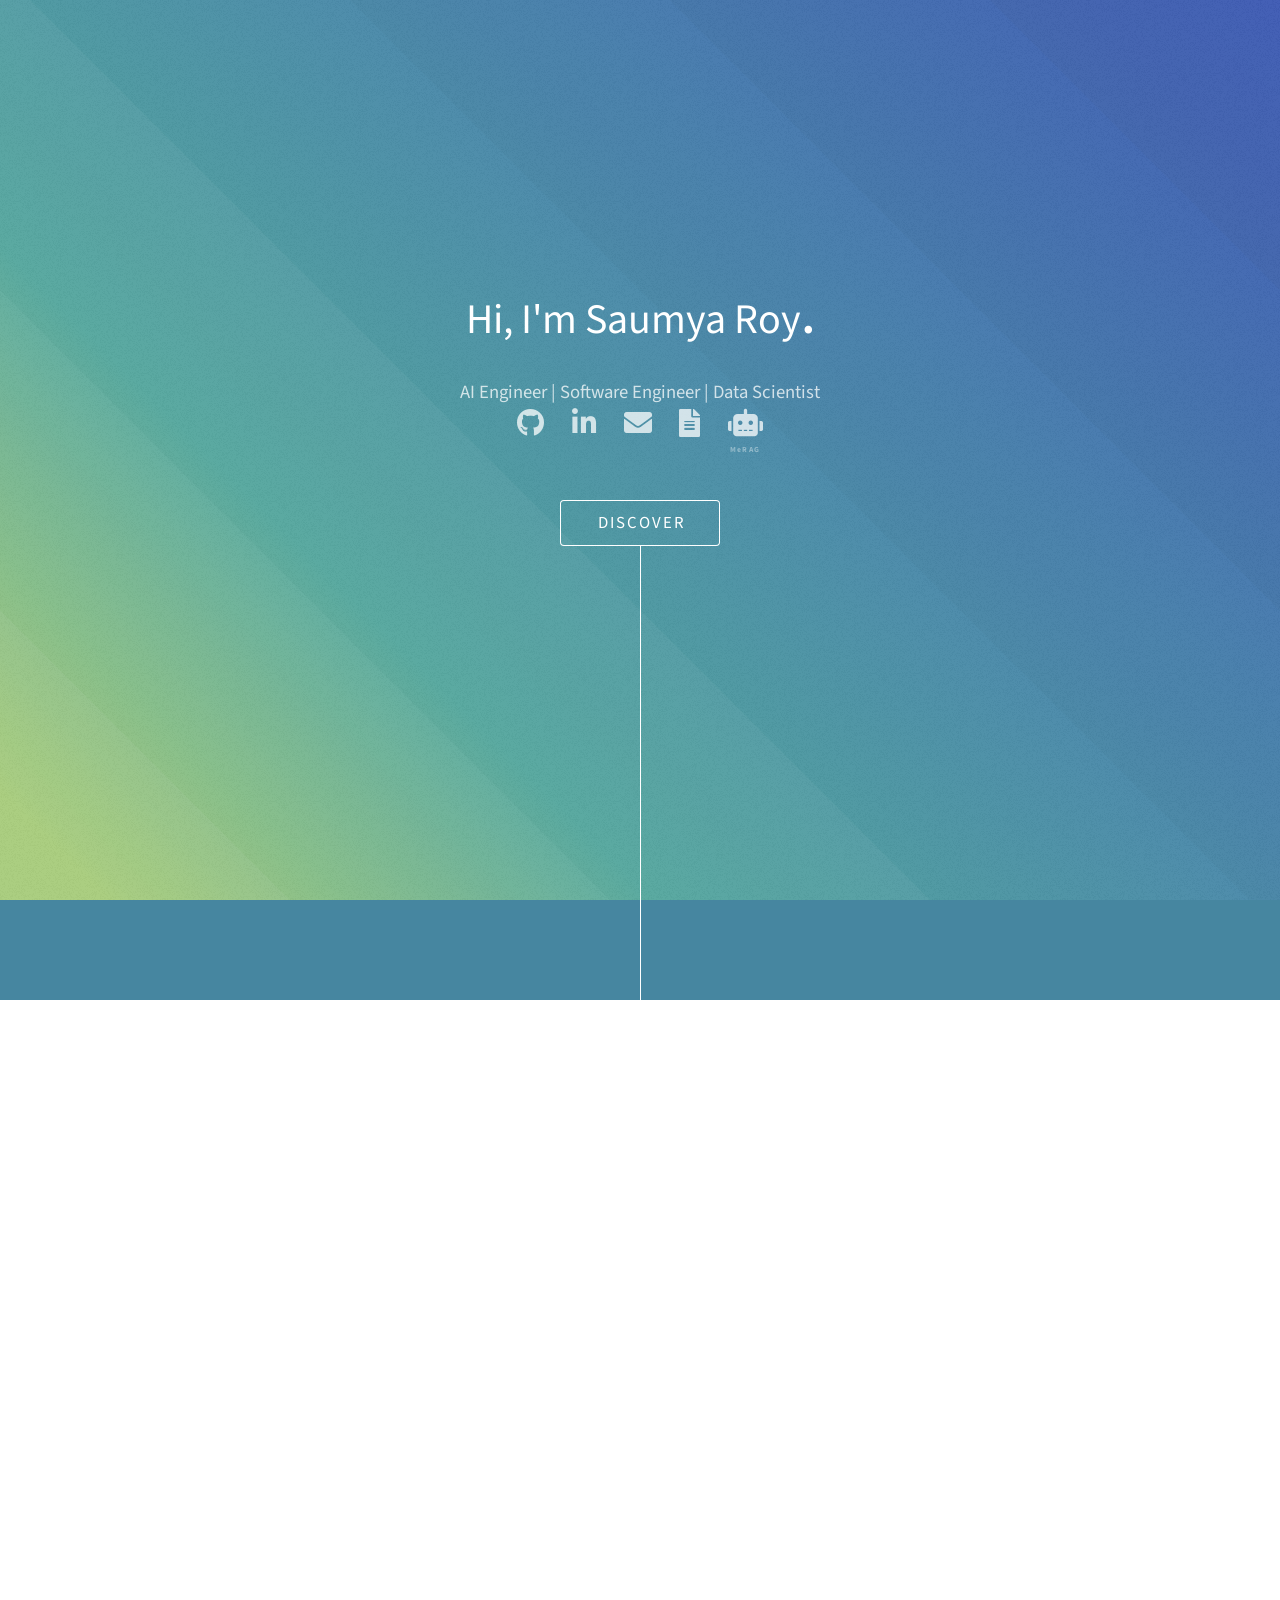
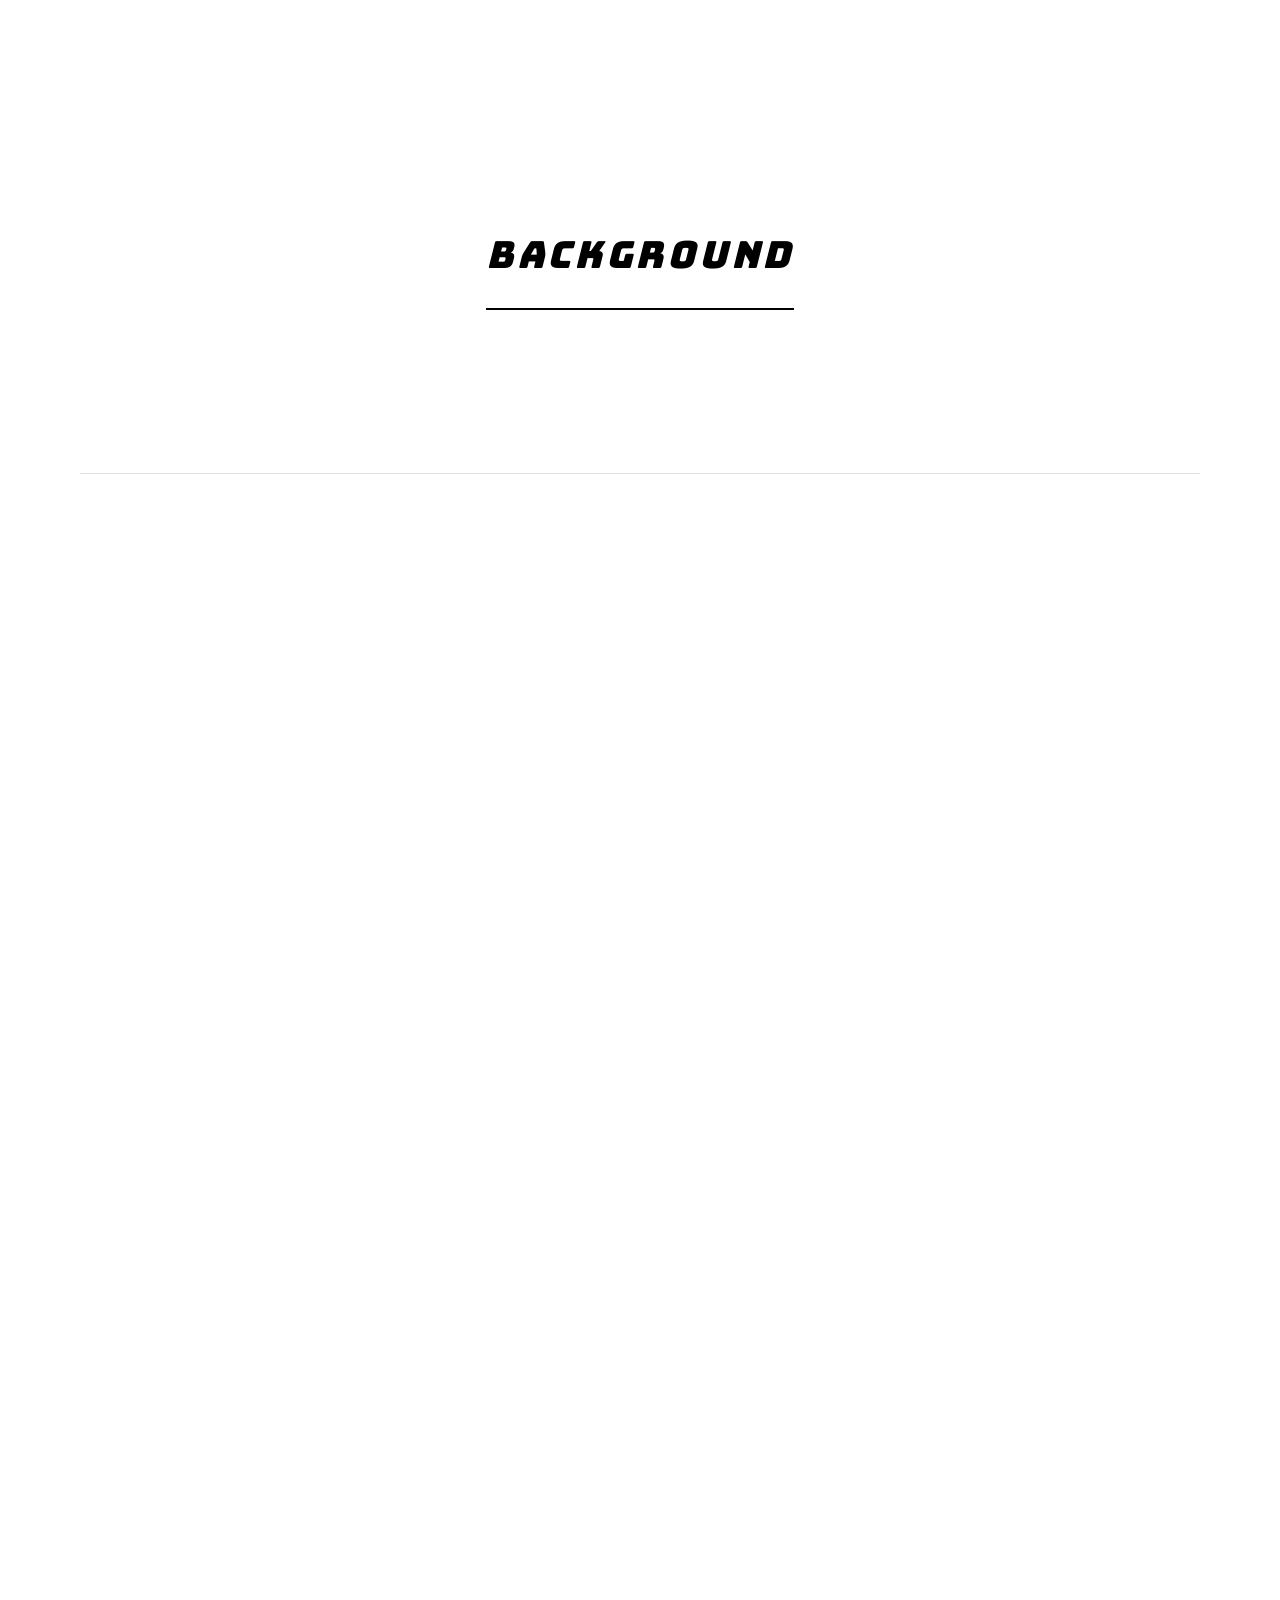
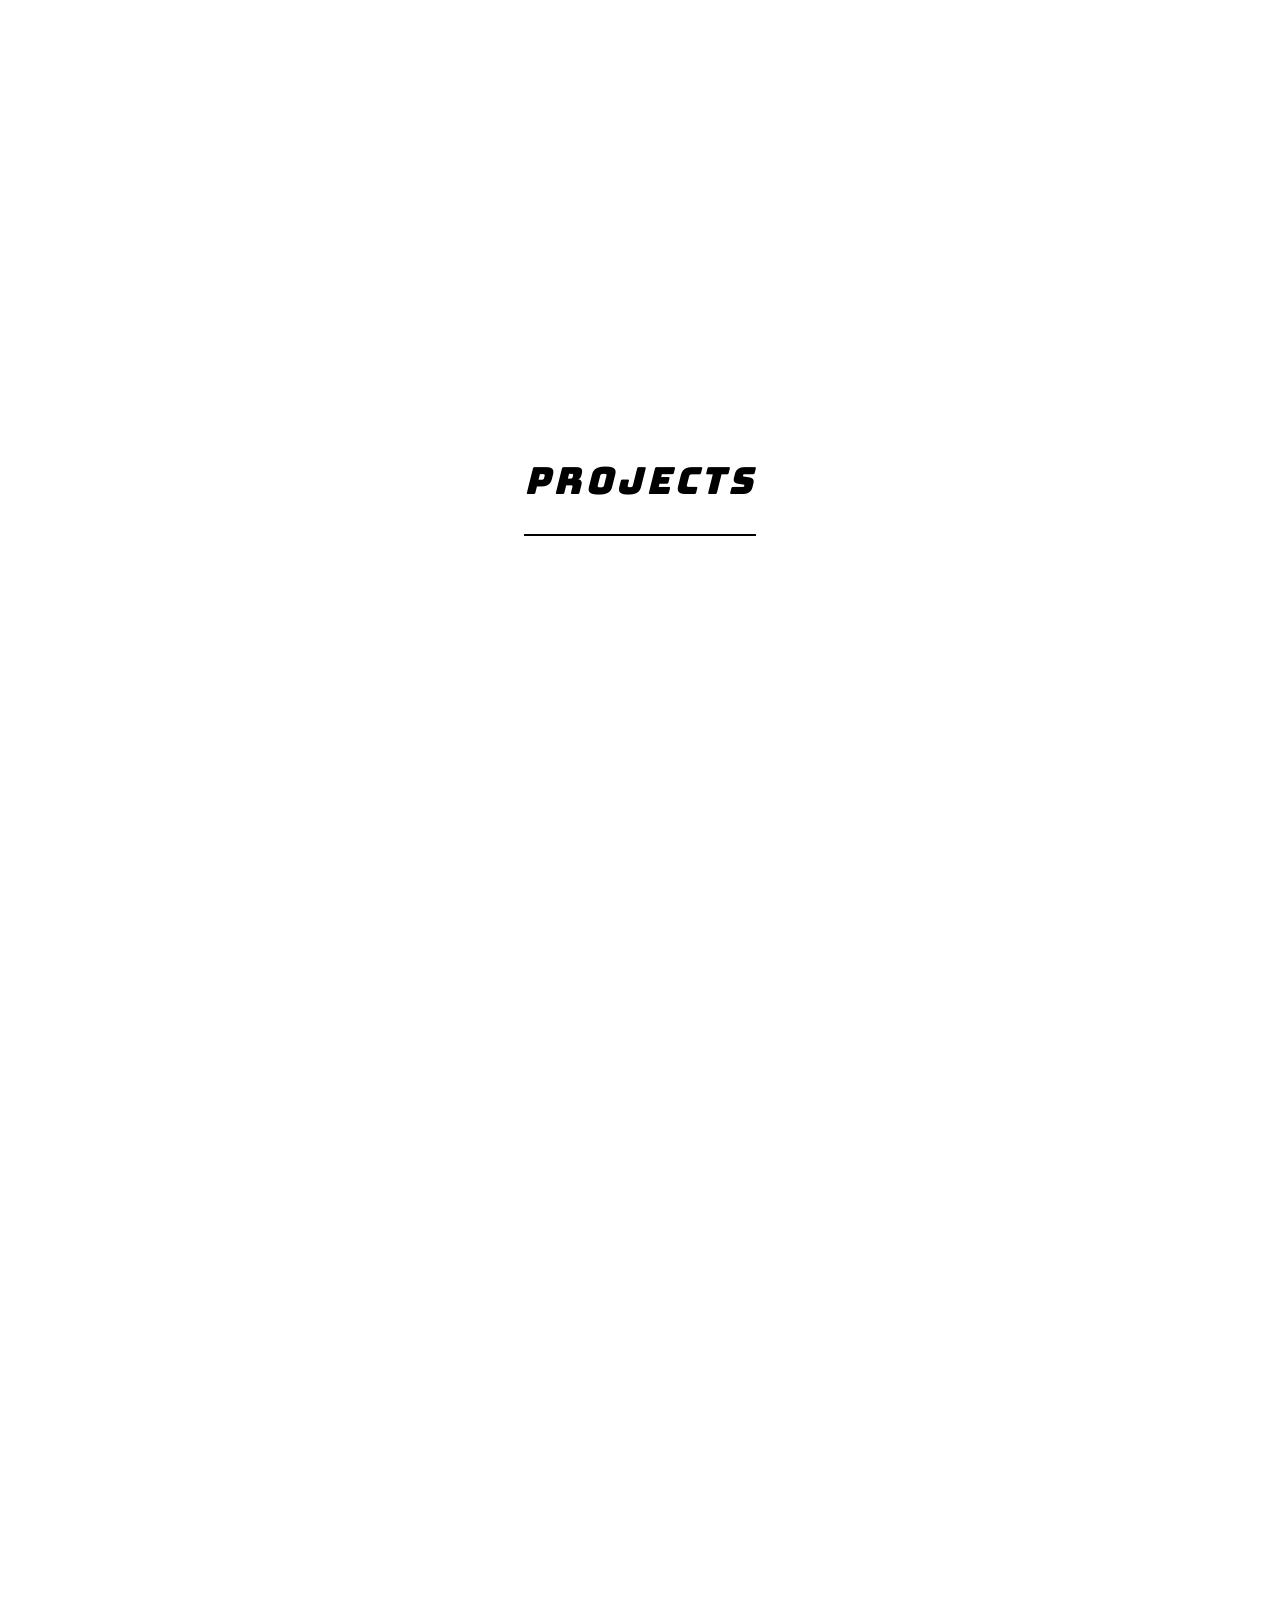
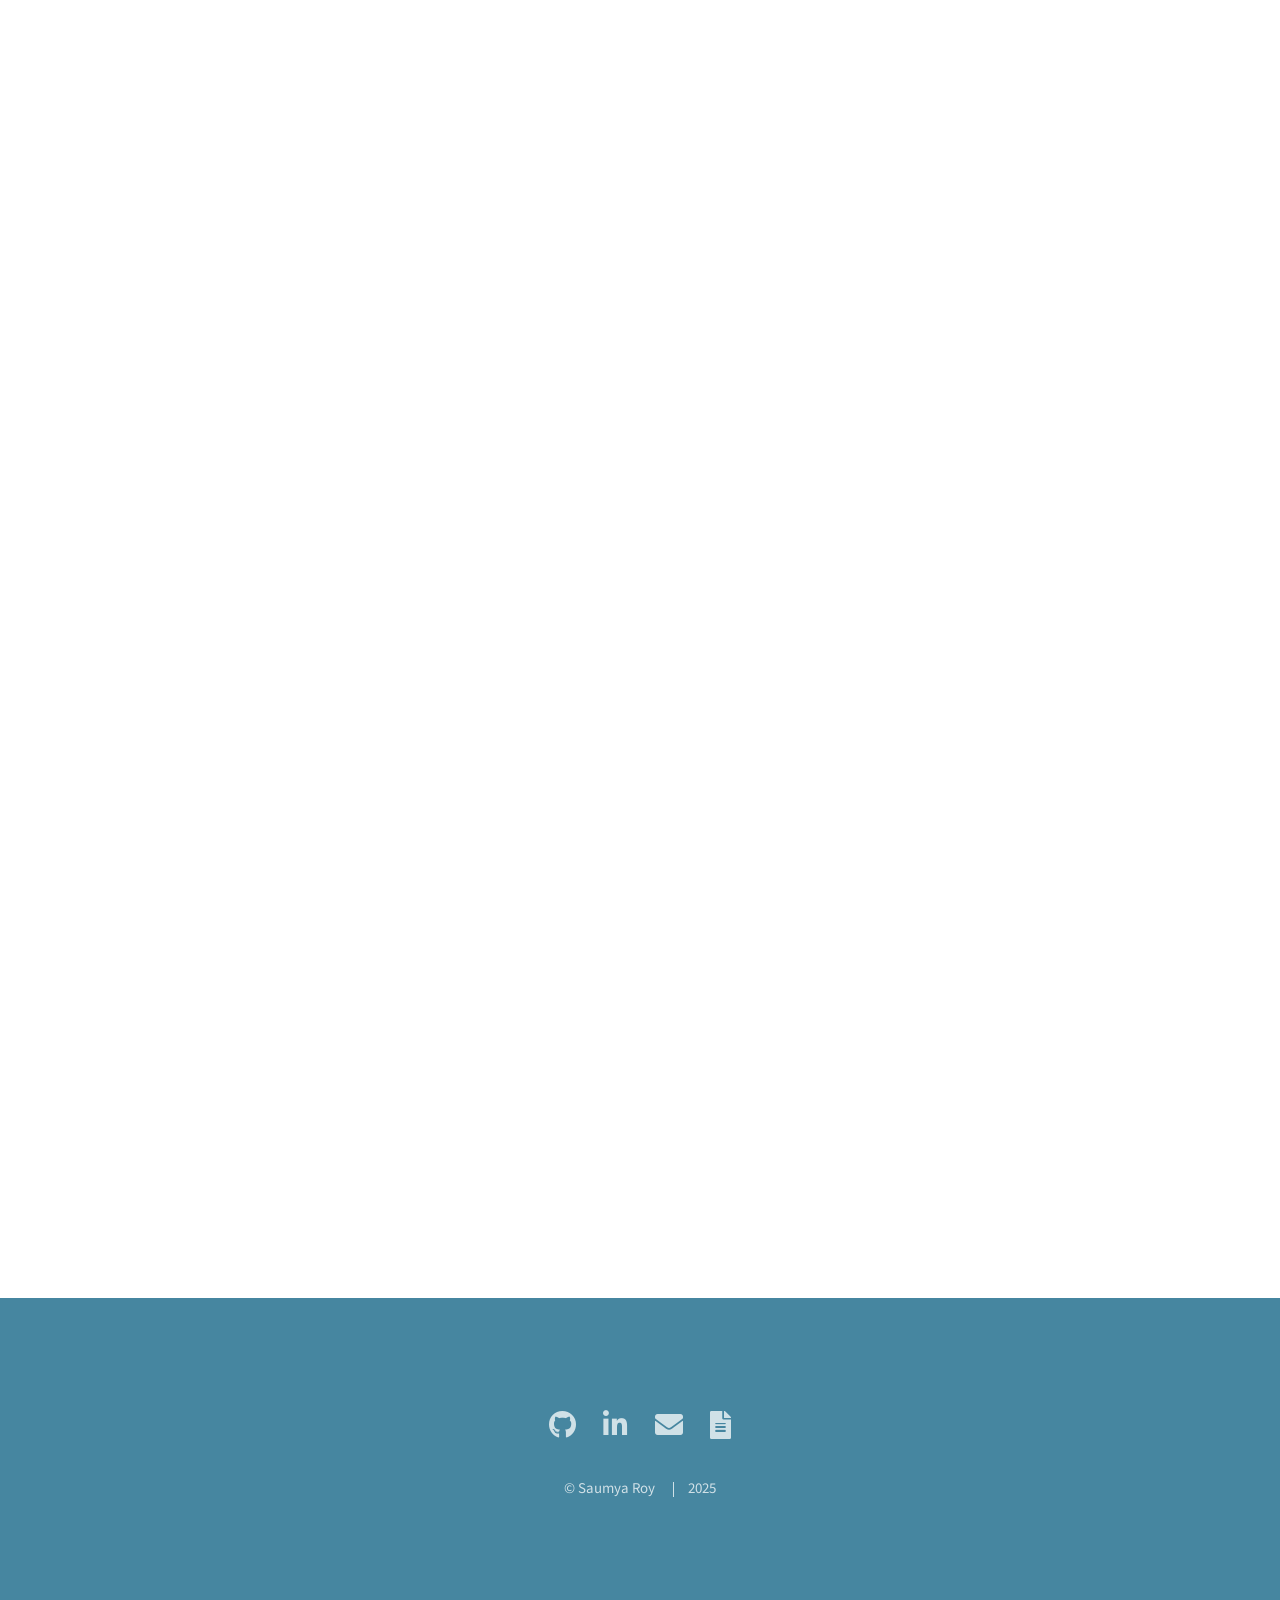
<file: index.html>
<!DOCTYPE HTML>
<html>

<head>
	<title>Saumya Roy - Portfolio</title>
	<meta charset="utf-8" />
	<meta name="viewport" content="width=device-width, initial-scale=1, user-scalable=no" />
	<link rel="stylesheet" href="assets/css/fontawesome-all.min.css" />
	<link rel="stylesheet" href="assets/css/main.css" />
	<noscript>
		<link rel="stylesheet" href="assets/css/noscript.css" />
	</noscript>
	<link href="https://api.fontshare.com/v2/css?f[]=satoshi@500&display=swap" rel="stylesheet"> <noscript>
		<link rel="stylesheet" href="assets/css/noscript.css" />
	</noscript>
	<style>
		/* ── Hero CTA button ── */
		.pulse-btn {
			animation: pulse-glow 2.5s ease-in-out infinite;
		}

		@keyframes pulse-glow {
			0%, 100% { box-shadow: 0 0 0px rgba(255,255,255,0); }
			50%       { box-shadow: 0 0 18px 4px rgba(255,255,255,0.35); }
		}

		/* ── RAG Chatbot ── */
		.chat-wrapper {
			max-width: 720px;
			margin: 0 auto;
		}

		#chat-log {
			height: 380px;
			overflow-y: auto;
			display: flex;
			flex-direction: column;
			gap: 0.75rem;
			padding: 1.25rem;
			background: rgba(255, 255, 255, 0.04);
			border: 1px solid rgba(255, 255, 255, 0.1);
			border-radius: 12px 12px 0 0;
			backdrop-filter: blur(8px);
			-webkit-backdrop-filter: blur(8px);
		}

		#chat-log::-webkit-scrollbar { width: 5px; }
		#chat-log::-webkit-scrollbar-track { background: transparent; }
		#chat-log::-webkit-scrollbar-thumb { background: rgba(255,255,255,0.15); border-radius: 3px; }

		.msg {
			max-width: 80%;
			padding: 0.65rem 1rem;
			border-radius: 18px;
			line-height: 1.5;
			font-size: 0.92rem;
			word-break: break-word;
		}

		.msg.user {
			align-self: flex-end;
			background: linear-gradient(135deg, rgba(255,255,255,0.22), rgba(255,255,255,0.1));
			color: #fff;
			border: 1px solid rgba(255,255,255,0.2);
			border-bottom-right-radius: 4px;
		}

		.msg.bot {
			align-self: flex-start;
			background: rgba(255, 255, 255, 0.08);
			color: rgba(255,255,255,0.88);
			border: 1px solid rgba(255,255,255,0.1);
			border-bottom-left-radius: 4px;
		}

		/* Typing indicator */
		.msg.typing {
			display: flex;
			align-items: center;
			gap: 5px;
			padding: 0.75rem 1rem;
			background: rgba(255,255,255,0.08);
		}

		.msg.typing span {
			display: inline-block;
			width: 7px;
			height: 7px;
			border-radius: 50%;
			background: rgba(255,255,255,0.6);
			animation: blink 1.2s infinite ease-in-out;
		}

		.msg.typing span:nth-child(2) { animation-delay: 0.2s; }
		.msg.typing span:nth-child(3) { animation-delay: 0.4s; }

		@keyframes blink {
			0%, 80%, 100% { opacity: 0.2; transform: scale(0.85); }
			40%            { opacity: 1;   transform: scale(1.1); }
		}

		.chat-input-row {
			display: flex;
			border: 1px solid rgba(255,255,255,0.1);
			border-top: none;
			border-radius: 0 0 12px 12px;
			overflow: hidden;
			background: rgba(255,255,255,0.06);
			backdrop-filter: blur(8px);
			-webkit-backdrop-filter: blur(8px);
		}

		#chat-input {
			flex: 1;
			background: transparent;
			border: none;
			outline: none;
			padding: 0.85rem 1.1rem;
			color: #fff;
			font-size: 0.92rem;
			font-family: inherit;
		}

		#chat-input::placeholder { color: rgba(255,255,255,0.35); }

		#chat-send {
			background: rgba(255,255,255,0.12);
			border: none;
			border-left: 1px solid rgba(255,255,255,0.1);
			color: #fff;
			padding: 0 1.4rem;
			cursor: pointer;
			font-size: 0.9rem;
			letter-spacing: 0.05em;
			transition: background 0.2s;
		}

		#chat-send:hover { background: rgba(255,255,255,0.22); }

		.chat-hint {
			margin-top: 0.6rem;
			font-size: 0.78rem;
			color: rgba(255,255,255,0.3);
			text-align: center;
		}
	</style>
</head>

<body class="is-preload">

	<section id="header">
		<div class="inner">
			<h1 class="typewriter-container">Hi, I'm <strong>Saumya Roy</strong></h1>
			<p> AI Engineer | Software Engineer | Data Scientist</p>
			<ul class="icons">
				<li><a href="https://github.com/Roy-C4" class="icon brands alt fa-github" target="_blank"><span
							class="label">GitHub</span></a></li>
				<li><a href="https://www.linkedin.com/in/saumyar2d2" class="icon brands alt fa-linkedin-in"
						target="_blank"><span class="label">LinkedIn</span></a></li>
				<li><a href="mailto:s.roy1@student.tue.nl" class="icon solid alt fa-envelope"><span
							class="label">Email</span></a></li>
				<li><a href="assets/Saumya_Roy_CV.pdf" class="icon solid alt fa-file-alt" target="_blank"><span
							class="label">CV</span></a></li>
				<li style="display:inline-flex; flex-direction:column; align-items:center; gap:3px;">
					<a href="#rag-twin" class="icon solid alt fa-robot scrolly pulse-btn" title="Chat with My AI Twin"><span class="label">AI Twin</span></a>
					<span style="font-size:0.48rem; letter-spacing:0.18em; opacity:0.5; font-weight:700; pointer-events:none; line-height:1;">MeRAG</span>
				</li>
			</ul>
			<ul class="actions special">
				<li><a href="#zero" class="button scrolly"><span class="discover-text-effect">Discover</span></a></li>
			</ul>
		</div>
	</section>

	<section id="zero" class="main style2">
		<div class="container">
			<header class="major special">
				<h2 class="section-title-shadow-effect">About Me</h2>
			</header>
			<div class="box scroll-reveal">
				<div class="row"
					style="display: flex; justify-content: center; align-items: center; text-align: center;">
					<div class="col-4 col-12-medium">
						<span class="image fit"><img src="images/image1.jpeg" alt="Profile photo"
								style="padding-top: 16%" /></span>
					</div>
					<div class="col-8 col-12-medium" style="color:aliceblue">
						<p>Hello! I'm Saumya. I'm a passionate engineer, who loves researching, designing and developing
							machine learning and AI based software solutions. Presently I
							am working as a Software Technology EngD trainee at TU Eindhoven, sharpening my software
							engineering skills. Welcome to my personal site!
						</p>
					</div>
				</div>
			</div>
		</div>
	</section>

	<section id="one" class="main style1">
		<div class="container">
			<header class="major special">
				<h2 class="section-title-shadow-effect">Background</h2>
			</header>

			<div class="degree-program scroll-reveal">
				<div class="degree-header">
					<h3><strong>MSc Data Science and AI</strong> - TU Eindhoven (2022-2025)</h3>
					<span class="degree-toggle-btn"><i class="fas fa-play play-i"></i><i
							class="fas fa-pause pause-i"></i></span>
				</div>
				<div class="degree-content">
					<p>I completed my Master's degree in Data Science and Artificial Intelligence at TU
						Eindhoven. Since my undergraduate studies, I have been deeply passionate about Machine Learning,
						Deep Learning, and Artificial Intelligence. This master's program has provided an ideal platform
						to
						further explore and deepen my interests. As part of the curriculum, I have completed several
						advanced courses, including:</p>
					<div class="row courses-container">
						<div class="col-6 col-12-medium">
							<ul class="alt courses-list">
								<li>
									<div class="course-toggle">Deep Learning <span class="toggle-icon">+</span></div>
									<div class="course-details">
										<p>We collaborated in teams on two major assignments. These involved developing
											deep
											learning models for image classification and generation using architectures
											such
											as Siamese Networks, PixelRNNs, and U-Nets.</p>
									</div>
								</li>
								<li>
									<div class="course-toggle">Visual Analytics <span class="toggle-icon">+</span></div>
									<div class="course-details">
										<p>We collaborated in groups to create a complete ML application that could be
											used
											by firefighters to analyse and predict the magnitude of forest fires in
											California.</p>
									</div>
								</li>
								<li>
									<div class="course-toggle">Survival Analysis <span class="toggle-icon">+</span>
									</div>
									<div class="course-details">
										<p>We collaborated in group to perform a reliability analysis of the
											DirtSlurper3000
											robot vacuum by examining the failure times of its battery, IR sensor, and
											impact sensor over five years. We applied Kaplan-Meier estimations, Cox
											proportional hazards models, and various parametric methods to assess how
											factors like pet ownership and carpet density affect component lifetimes.
											Our
											findings informed recommendations for design improvements, highlighting key
											risk
											factors and guiding the manufacturer toward enhanced durability in demanding
											home environments.</p>
									</div>
								</li>
								<li>
									<div class="course-toggle">Knowledge Engineering <span class="toggle-icon">+</span>
									</div>
									<div class="course-details">
										<p>Designed and implemented a knowledge graph to identify influential Indian
											celebrities by integrating multi-source datasets (news headlines, movies, TV
											shows, and music) using RDF-based ontology modeling. Applied data cleaning,
											normalization (MinMaxScaler), and sentiment analysis (TextBlob) to extract
											popularity metrics across media types. Extended datasets via Spotify and
											MusicBrainz APIs to enrich metadata. Developed SPARQL queries to enable
											client-specific insights, supporting market strategy through data-driven
											celebrity profiling. Demonstrated expertise in data engineering, semantic
											technologies, and graph-based analytics to deliver a scalable and
											interpretable
											solution.</p>
									</div>
								</li>
							</ul>
						</div>
						<div class="col-6 col-12-medium">
							<ul class="alt courses-list">
								<li>
									<div class="course-toggle">Machine Learning Engineer <span
											class="toggle-icon">+</span>
									</div>
									<div class="course-details">
										<p>We were tasked with building classification models using the MNIST Sign
											Language
											dataset. The objective was to accurately recognize hand-sign digits by
											developing end-to-end machine learning pipelines, implementing ensemble
											methods,
											and designing Convolutional Neural Network (CNN) architectures for improved
											performanceF.</p>
									</div>
								</li>
								<li>
									<div class="course-toggle">Big Data Management <span class="toggle-icon">+</span>
									</div>
									<div class="course-details">
										<p>We implemented a comprehensive data processing pipeline using Apache Spark
											with
											both DataFrames and RDDs. The project involved working on large-scale
											user-song
											rating data, applying SQL queries, RDD transformations, and advanced Spark
											optimizations. We computed user statistics, identified patterns (e.g.,
											“grumpiest” user), built sparse vectors, calculated cosine similarity, and
											implemented Flajolet-Martin sketches to estimate distinct song counts.
											Additionally, we optimized large-scale joins using broadcast variables,
											Cartesian products, and pruning techniques to reduce network and memory
											overhead. Technologies used included PySpark, SQL, RDD persistence, hash
											functions, and sparse matrix operations.</p>
									</div>
								</li>
								<li>
									<div class="course-toggle">Philosophy and Ethics in AI <span
											class="toggle-icon">+</span></div>
									<div class="course-details">
										<p>Independently explored the ethical and philosophical challenges of AI
											technologies, focusing on real-world implications of fairness, transparency,
											accountability, and privacy. Analyzed key AI paradigms (e.g., symbolic vs.
											connectionist), the Turing Test, and ethical frameworks to build a strong
											foundation in responsible AI development. This project emphasized the
											importance
											of human-centered design and bias mitigation—critical considerations for
											deploying trustworthy AI solutions in industry.</p>
									</div>
								</li>
								<li>
									<div class="course-toggle">Decision making with AI <span
											class="toggle-icon">+</span>
									</div>
									<div class="course-details">
										<p>Applied and optimized AI algorithms across diverse decision-making tasks.
											Designed a genetic algorithm using DEAP to model financial workflows,
											optimizing
											Petri net configurations and hyperparameters for maximum system performance.
											Implemented convolutional neural networks (CNNs) with hyperparameter tuning
											via
											random search and Bayesian optimization using HyperOpt and PyTorch,
											achieving
											high classification accuracy on a real-world product defect dataset.
											Developed
											and trained deep reinforcement learning (DRL) agents—DQN, PPO, A2C, and
											Maskable
											PPO—for the bounded knapsack problem using Stable Baselines3, demonstrating
											substantial improvements via action masking and reward shaping. Key skills:
											optimization, deep learning, PyTorch, DRL, hyperparameter tuning,
											evolutionary
											algorithms, and model evaluation.</p>
									</div>
								</li>
							</ul>
						</div>
					</div>
				</div>
			</div>

			<hr class="major" />

			<div class="degree-program scroll-reveal">
				<div class="degree-header">
					<h3><strong>B.Tech Computer Science and Engineering</strong> - IEM (UEM) Kolkata (2017–2021)</h3>
					<span class="degree-toggle-btn"><i class="fas fa-play play-i"></i><i
							class="fas fa-pause pause-i"></i></span>
				</div>
				<div class="degree-content">
					<p>Completed my undergraduate degree at IEM (UEM) Kolkata with a GPA of 8.83/10.0. Some of the
						courses
						include:</p>
					<div class="row courses-container">
						<div class="col-6 col-12-medium">
							<ul class="alt courses-list">
								<li>
									<div class="course-toggle">Research: Multimodal Sentiment Analysis <span
											class="toggle-icon">+</span></div>
									<div class="course-details">
										<p>Conducted research in the field of multimodal sentiment analysis, developing
											deep
											learning models that integrate textual and acoustic features to detect
											emotional
											cues in speech. Published two peer-reviewed papers:</p>
										<ul>
											<li style="border-top: none; padding-top: 0;">
												<strong><a href="https://ieeexplore.ieee.org/document/9791745"
														target="_blank"
														style="color:#007bff; text-decoration: underline;">
														Multimodal Sentiment Analysis using Deep Neural
														Networks</a></strong> – Presented at IRTM’22 and published in
												IEEE
												Xplore.
											</li>
											<li style="border-top: none; padding-top: 0;">
												<strong><a
														href="https://link.springer.com/chapter/10.1007/978-981-19-0745-6_10"
														target="_blank"
														style="color:#007bff; text-decoration: underline;">
														Comparative Study of Sentiment Analysis of Human Speech using
														2D-CNN
														and Dense Neural Network</a></strong> – Published in ICCTA’21
												(Springer LNNS).
											</li>
										</ul>
									</div>
								</li>
								<li>
									<div class="course-toggle">Operating Systems <span class="toggle-icon">+</span>
									</div>
									<div class="course-details">
										<p>
											Learned core operating system concepts like processes, memory management,
											file
											systems, and scheduling. Gained hands-on experience with system calls,
											threads,
											and basic synchronization.
										</p>
									</div>
								</li>
								<li>
									<div class="course-toggle">Relational Database Management<span
											class="toggle-icon">+</span></div>
									<div class="course-details">
										<p>
											Gained hands-on experience in designing, implementing, and querying
											relational
											databases using SQL. Covered key concepts including data modeling,
											normalization, relational algebra, indexing, and transaction management.
											Worked
											with database systems like MySQL and PostgreSQL to perform CRUD operations,
											create joins, and manage constraints and relationships effectively.
											<br><br>
											Completed a project to develop a fully functional Hospital Management
											System,
											involving the design of database schemas, implementation of entity
											relationships, and creation of interactive SQL queries to manage patient
											records, appointments, doctors, and billing data.
										</p>
									</div>

								</li>
							</ul>
						</div>
						<div class="col-6 col-12-medium">
							<ul class="alt courses-list">
								<li>
									<div class="course-toggle">Data Structures and Algorithms <span
											class="toggle-icon">+</span></div>
									<div class="course-details">
										<p>
											Acquired a strong foundation in fundamental data structures and algorithms,
											including arrays, linked lists, stacks, queues, trees, graphs, and hash
											tables,
											along with algorithmic techniques such as binary search, recursion, sorting,
											and
											traversal methods like BFS and DFS.
										</p>
										<strong>
											<a href="https://leetcode.com/u/SR2D2/" target="_blank"
												class="btn btn-primary">
												View LeetCode Profile
											</a>
										</strong>
									</div>
								</li>
								<li>
									<div class="course-toggle">Natural Language Processing <span
											class="toggle-icon">+</span></div>
									<div class="course-details">
										<p>Studied the fundamentals of Natural Language Processing.</p>
									</div>
								</li>
								<li>
									<div class="course-toggle">Deep Learning <span class="toggle-icon">+</span></div>
									<div class="course-details">
										<p>Gained experience in Deep Learning with Keras. Developed practical skills in
											building and evaluating neural network models, enabling efficient
											problem-solving in real-world AI applications.</p>
									</div>
								</li>
							</ul>
						</div>
					</div>
				</div>
			</div>
		</div>
	</section>


	<section id="experience" class="main style2">
		<div class="container">
			<header class="major special">
				<h2 class="section-title-shadow-effect">Professional Experience</h2>
			</header>
			<div class="timeline">
				<div class="timeline-item scroll-reveal">
					<div class="timeline-content timeline-card">
						<div class="timeline-date">February 2025 - March 2025</div>
						<h3>Sioux Technologies, Eindhoven</h3>
						<p><i>EngD Software Technology Trainee</i></p>
						<ul class="timeline-details">
							<li>Designed and implemented an Azure cloud-based RAG conversational agent serving both
								internal teams and external customers, with Role-Based Access Control (RBAC), process
								analysis, and system troubleshooting capabilities.</li>
							<li>Collaborated within an Agile Scrum team to deliver all project objectives and technical
								milestones ahead of deadline.</li>
						</ul>
					</div>
				</div>
				<div class="timeline-item scroll-reveal">
					<div class="timeline-content timeline-card">
						<div class="timeline-date">October 2024 - August 2025</div>
						<h3>Graduate Research Assistant</h3>
						<p><i>TU Eindhoven</i></p>
						<ul class="timeline-details">
							<li>Working with Llama 3.1, Mixtral, GPT-Neo, and DeepSeek to generate personas and analyze
								persuasiveness in a convincer-skeptic scenario via prompt engineering and fine-tuning.
							</li>
							<li>Investigating how higher persuasiveness might correlate with biases and tendencies
								toward sycophancy, leveraging large-scale evaluation and interpretability methods.</li>
						</ul>
					</div>
				</div>
				<div class="timeline-item scroll-reveal">
					<div class="timeline-content timeline-card">
						<div class="timeline-date">April 2023 - October 2023</div>
						<h3>Software Engineer Intern</h3>
						<p><i>ASML Netherlands</i></p>
						<ul class="timeline-details">
							<li>Developed a Python/PostgreSQL solution for automatically terminating background
								algorithms that exceeded execution time limits.</li>
							<li>Implemented a deadlock prevention mechanism for concurrent processes in the IPVD tool,
								improving system stability.</li>
						</ul>
					</div>
				</div>
				<div class="timeline-item scroll-reveal">
					<div class="timeline-content timeline-card">
						<div class="timeline-date">2021</div>
						<h3>Cybersecurity Risk Associate</h3>
						<p><i>PwC India</i></p>
						<ul class="timeline-details">
							<li>Collaborated with cross-functional teams to enhance data security by improving user
								access provisioning and deprovisioning processes.</li>
							<li>Performed risk assessments and Sarbanes-Oxley (SOX) Act testing to reduce access-related
								vulnerabilities and ensure compliance.</li>
						</ul>
					</div>
				</div>
				<div class="timeline-item scroll-reveal">
					<div class="timeline-content timeline-card">
						<div class="timeline-date">2019 - 2020</div>
						<h3>Undergraduate Research Assistant</h3>
						<p><i>UEM Kolkata</i></p>
						<ul class="timeline-details">
							<li>Developed a multimodal sentiment analysis model, resulting in a paper published in
								<strong>IRTM’22 (IEEE Xplore)</strong>.
							</li>
							<li>Conducted a “Comparative Study of Sentiment Analysis of Human Speech using 2D-CNN and
								Dense Neural Network,” published in <strong>ICCTA’21 (Springer LNNS)</strong>.</li>
						</ul>
					</div>
				</div>
			</div>
		</div>
	</section>

	<section id="three" class="main style1 special">
		<div class="container">
			<header class="major special">
				<h2 class="section-title-shadow-effect">Projects</h2>
			</header>
			<div class="row gtr-uniform">
				<div class="col-4 col-12-medium scroll-reveal">
					<div class="box project-box">
						<h3>Sioux RAG Chatbot</h3>
						<p>Azure cloud-based RAG conversational agent with RBAC for internal teams and external
							customers at Sioux Technologies.</p>
						<a href="https://github.com/sioux-chatbot" class="button" target="_blank">View GitHub</a>
					</div>
				</div>
				<div class="col-4 col-12-medium scroll-reveal">
					<div class="box project-box">
						<h3>Google Gemini Competition</h3>
						<p>Platform using Gemini LLM for connecting researchers and content recommendation.</p>
						<a href="https://ai.google.dev/competition/projects/operon" class="button" target="_blank">View
							GitHub</a>
					</div>
				</div>
				<div class="col-4 col-12-medium scroll-reveal">
					<div class="box project-box">
						<h3>Data Intelligence Challenge</h3>
						<p>Deep Reinforcement Learning agents for navigation tasks.</p>
						<a href="https://github.com/Roy-C4/Data-Intelligence-Challenge-2023" class="button"
							target="_blank">View GitHub</a>
					</div>
				</div>
				<div class="col-4 col-12-medium scroll-reveal">
					<div class="box project-box">
						<h3>Honda Hackathon</h3>
						<p>Real-time heart attack detection system while driving.</p>
						<a href="https://github.com/Roy-C4/Honda_Hackathon" class="button" target="_blank">View
							GitHub</a>
					</div>
				</div>
				<div class="col-4 col-12-medium scroll-reveal">
					<div class="box project-box">
						<h3>IBM Hackathon</h3>
						<p>Real-time tweet sentiment classification during COVID-19.</p>
						<a href="https://github.com/Roy-C4/IBM-hackathon" class="button" target="_blank">View GitHub</a>
					</div>
				</div>
			</div>
		</div>
	</section>


	<section id="four" class="main style2 special">
		<div class="container scroll-reveal">
			<header class="major special">
				<h2 class="section-title-shadow-effect">Technical Skills</h2>
			</header>
			<ul class="skills-list">
				<li><i class="fab fa-python skill-icon"></i> Python</li>
				<li><i class="fas fa-code skill-icon"></i> C++</li>
				<li><i class="fas fa-database skill-icon"></i> SQL</li>
				<li><i class="fas fa-brain skill-icon"></i> TensorFlow</li>
				<li><i class="fas fa-brain skill-icon"></i> PyTorch</li>
				<li><i class="fas fa-bolt skill-icon"></i> Apache Spark</li>
				<li><i class="fab fa-docker skill-icon"></i> Docker</li>
				<li><i class="fas fa-network-wired skill-icon"></i> Deep Learning</li>
				<li><i class="fas fa-comments skill-icon"></i> Large-Language-Models</li>
			</ul>
		</div>
	</section>

	<section id="five" class="main style1">
		<div class="container scroll-reveal">
			<header class="major special">
				<h2 class="section-title-shadow-effect">Achievements</h2>
			</header>
			<ul>
				<li>Accepted in Stanford Summer School, 2018</li>
				<li>Best paper award, UEMCOS'21</li>
				<li>Ranked 111th in the State of West Bengal in International Informatics Olympiad, 2011</li>
				<li>Managed and Coached a team of 5 players and reached till Semi-Finals of APAC region championship'20
					for Rainbow Six Siege by Ubisoft</li>
			</ul>
		</div>
	</section>

	<section id="rag-twin" class="main style2 special">
		<div class="container scroll-reveal">
			<header class="major special">
				<h2 class="section-title-shadow-effect">MeRAG Virtual Avatar</h2>
				<p style="color:rgba(255,255,255,0.55); margin-top:1.2rem; margin-bottom:2rem; font-size:0.8rem; letter-spacing:0.03em;">
					Ask me anything about my background, projects, or experience.
				</p>
			</header>
			<div class="chat-wrapper">
				<div id="chat-log">
					<div class="msg bot">Hi! I'm Saumya's AI digital twin. Ask me about my experience, projects, or skills.</div>
				</div>
				<div class="chat-input-row">
					<input id="chat-input" type="text" placeholder="Ask something about Saumya…" autocomplete="off" />
					<button id="chat-send" onclick="sendMessage()">Send</button>
				</div>
				<p class="chat-hint">Press Enter or click Send &mdash; responses are generated from Saumya's CV and project docs.</p>
			</div>
		</div>
	</section>

	<section id="footer">
		<ul class="icons">
			<li><a href="https://github.com/Roy-C4" class="icon brands alt fa-github" target="_blank"><span
						class="label">GitHub</span></a></li>
			<li><a href="https://www.linkedin.com/in/saumyar2d2" class="icon brands alt fa-linkedin-in"
					target="_blank"><span class="label">LinkedIn</span></a></li>
			<li><a href="mailto:s.roy1@student.tue.nl" class="icon solid alt fa-envelope"><span
						class="label">Email</span></a></li>
			<li><a href="assets/Saumya_Roy_CV.pdf" class="icon solid alt fa-file-alt" target="_blank"><span
						class="label">CV</span></a></li>
		</ul>
		<ul class="copyright">
			<li>&copy; Saumya Roy</li>
			<li>2025</a></li>
		</ul>
	</section>

	<script src="assets/js/jquery.min.js"></script>
	<script src="assets/js/jquery.scrolly.min.js"></script>
	<script src="assets/js/browser.min.js"></script>
	<script src="assets/js/breakpoints.min.js"></script>
	<script src="assets/js/util.js"></script>
	<script src="assets/js/main.js"></script>

	<script>
		async function sendMessage() {
			const input = document.getElementById('chat-input');
			const text = input.value.trim();
			if (!text) return;

			const log = document.getElementById('chat-log');

			// Append user message
			const userMsg = document.createElement('div');
			userMsg.className = 'msg user';
			userMsg.textContent = text;
			log.appendChild(userMsg);
			input.value = '';
			log.scrollTop = log.scrollHeight;

			// Append typing indicator
			const typing = document.createElement('div');
			typing.className = 'msg bot typing';
			typing.innerHTML = '<span></span><span></span><span></span>';
			log.appendChild(typing);
			log.scrollTop = log.scrollHeight;

			try {
				const res = await fetch(
					'https://portfolio-func-hjhka3h9e0gnhyf4.swedencentral-01.azurewebsites.net/api/chat',
					{
						method: 'POST',
						headers: { 'Content-Type': 'application/json' },
						body: JSON.stringify({ message: text })
					}
				);
				const data = await res.json();
				typing.remove();

				const botMsg = document.createElement('div');
				botMsg.className = 'msg bot';
				if (res.status === 429) {
					botMsg.textContent = data.error || 'Too many requests. Please try again shortly.';
				} else if (res.ok) {
					botMsg.textContent = data.response || 'Sorry, I could not get a response.';
				} else {
					botMsg.textContent = data.error || 'Sorry, something went wrong. Please try again.';
				}
				log.appendChild(botMsg);
			} catch (err) {
				typing.remove();
				const errMsg = document.createElement('div');
				errMsg.className = 'msg bot';
				errMsg.textContent = 'Error reaching the server. Please try again later.';
				log.appendChild(errMsg);
			}

			log.scrollTop = log.scrollHeight;
		}

		document.addEventListener('DOMContentLoaded', function () {
			const input = document.getElementById('chat-input');
			if (input) {
				input.addEventListener('keydown', function (e) {
					if (e.key === 'Enter' && !e.shiftKey) {
						e.preventDefault();
						sendMessage();
					}
				});
			}
		});
	</script>
</body>

</html>
</file>
<file: assets/css/noscript.css>
/*
	Photon by HTML5 UP
	html5up.net | @ajlkn
	Free for personal and commercial use under the CCA 3.0 license (html5up.net/license)
*/

/* Header */

	body.is-preload #header .inner {
		-moz-transform: none;
		-webkit-transform: none;
		-ms-transform: none;
		transform: none;
		opacity: 1;
	}

		body.is-preload #header .inner .actions {
			-moz-transform: none;
			-webkit-transform: none;
			-ms-transform: none;
			transform: none;
			opacity: 1;
		}

	body.is-preload #header:after {
		opacity: 0;
	}
</file>
<file: assets/css/main.css>
@import url("fontawesome-all.min.css");
@import url("https://fonts.googleapis.com/css?family=Source+Sans+Pro:300,300italic,400,400italic");
@import url('https://fonts.googleapis.com/css2?family=Bungee&display=swap');
@import url("https://api.fontshare.com/v2/css?f[]=satoshi@500&display=swap");
/*
	Photon by HTML5 UP
	html5up.net | @ajlkn
	Free for personal and commercial use under the CCA 3.0 license (html5up.net/license)
*/

html, body, div, span, applet, object,
iframe, h1, h2, h3, h4, h5, h6, p, blockquote,
pre, a, abbr, acronym, address, big, cite,
code, del, dfn, em, img, ins, kbd, q, s, samp,
small, strike, strong, sub, sup, tt, var, b,
u, i, center, dl, dt, dd, ol, ul, li, fieldset,
form, label, legend, table, caption, tbody,
tfoot, thead, tr, th, td, article, aside,
canvas, details, embed, figure, figcaption,
footer, header, hgroup, menu, nav, output, ruby,
section, summary, time, mark, audio, video {
	margin: 0;
	padding: 0;
	border: 0;
	font-size: 100%;
	font: inherit;
	vertical-align: baseline;}

article, aside, details, figcaption, figure,
footer, header, hgroup, menu, nav, section {
	display: block;}

body {
	line-height: 1;
}

ol, ul {
	list-style: none;
}

blockquote, q {
	quotes: none;
}

	blockquote:before, blockquote:after, q:before, q:after {
		content: '';
		content: none;
	}

table {
	border-collapse: collapse;
	border-spacing: 0;
}

body {
	-webkit-text-size-adjust: none;
}

mark {
	background-color: transparent;
	color: inherit;
}

input::-moz-focus-inner {
	border: 0;
	padding: 0;
}

input, select, textarea {
	-moz-appearance: none;
	-webkit-appearance: none;
	-ms-appearance: none;
	appearance: none;
}

/* Basic */

	html {
		box-sizing: border-box;
	}

	*, *:before, *:after {
		box-sizing: inherit;
	}

	body {
		background: #fff;
	}

		body.is-preload *, body.is-preload *:before, body.is-preload *:after {
			-moz-animation: none !important;
			-webkit-animation: none !important;
			-ms-animation: none !important;
			animation: none !important;
			-moz-transition: none !important;
			-webkit-transition: none !important;
			-ms-transition: none !important;
			transition: none !important;
		}

	body, input, select, textarea {
		color: #666;
		font-family: "Satoshi", Helvetica, sans-serif;
		font-size: 16pt;
		font-weight: 400;
		line-height: 1.65em;
	}

	a {
		-moz-transition: color 0.2s ease-in-out, border-color 0.2s ease-in-out;
		-webkit-transition: color 0.2s ease-in-out, border-color 0.2s ease-in-out;
		-ms-transition: color 0.2s ease-in-out, border-color 0.2s ease-in-out;
		transition: color 0.2s ease-in-out, border-color 0.2s ease-in-out;
		border-bottom: dotted 1px #666;
		color: inherit;
		text-decoration: none;
	}

		a:hover {
			border-bottom-color: transparent !important;
			color: #6bd4c8;
		}

	strong, b {
		color: #555;
		font-weight: 400;
	}

	em, i {
		font-style: italic;
	}

	p {
		margin: 0 0 2em 0;
	}

	h1, h2, h3, h4, h5, h6 {
		color: #555;
		line-height: 1em;
		margin: 0 0 1em 0;
	}

		h1 a, h2 a, h3 a, h4 a, h5 a, h6 a {
			color: inherit;
			text-decoration: none;
		}

	h1 {
		font-size: 2.25em;
		line-height: 1.35em;
	}

	h2 {
		font-size: 2em;
		line-height: 1.35em;
	}

	h3 {
		font-size: 1.35em;
		line-height: 1.5em;
	}

	h4 {
		font-size: 1.25em;
		line-height: 1.5em;
	}

	h5 {
		font-size: 0.9em;
		line-height: 1.5em;
	}

	h6 {
		font-size: 0.7em;
		line-height: 1.5em;
	}

	sub {
		font-size: 0.8em;
		position: relative;
		top: 0.5em;
	}

	sup {
		font-size: 0.8em;
		position: relative;
		top: -0.5em;
	}

	hr {
		border: 0;
		border-bottom: solid 1px rgba(144, 144, 144, 0.5);
		margin: 2em 0;
	}

		hr.major {
			margin: 3em 0;
		}

	blockquote {
		border-left: solid 4px rgba(144, 144, 144, 0.5);
		font-style: italic;
		margin: 0 0 2em 0;
		padding: 0.5em 0 0.5em 2em;
	}

	code {
		background: rgba(144, 144, 144, 0.075);
		border-radius: 4px;
		border: solid 1px rgba(144, 144, 144, 0.5);
		font-family: "Courier New", monospace;
		font-size: 0.9em;
		margin: 0 0.25em;
		padding: 0.25em 0.65em;
	}

	pre {
		-webkit-overflow-scrolling: touch;
		font-family: "Courier New", monospace;
		font-size: 0.9em;
		margin: 0 0 2em 0;
	}

		pre code {
			display: block;
			line-height: 1.75em;
			padding: 1em 1.5em;
			overflow-x: auto;
		}

	.align-left {
		text-align: left;
	}

	.align-center {
		text-align: center;
	}

	.align-right {
		text-align: right;
	}

/* Container */

	.container {
		margin: 0 auto;
		max-width: calc(100% - 4em);
		width: 60em;
	}

		.container.xsmall {
			width: 15em;
		}

		.container.small {
			width: 30em;
		}

		.container.medium {
			width: 45em;
		}

		.container.large {
			width: 75em;
		}

		.container.xlarge {
			width: 90em;
		}

		.container.max {
			width: 100%;
		}

		@media screen and (max-width: 980px) {

			.container {
				max-width: 100% !important;
				width: 100% !important;
			}

		}

		@media screen and (max-width: 480px) {

			.container {
				max-width: calc(100% - 3em);
			}

		}

/* Row */

	.row {
		display: flex;
		flex-wrap: wrap;
		box-sizing: border-box;
		align-items: stretch;
	}

		.row > * {
			box-sizing: border-box;
		}

		.row.gtr-uniform > * > :last-child {
			margin-bottom: 0;
		}

		.row.aln-left {
			justify-content: flex-start;
		}

		.row.aln-center {
			justify-content: center;
		}

		.row.aln-right {
			justify-content: flex-end;
		}

		.row.aln-top {
			align-items: flex-start;
		}

		.row.aln-middle {
			align-items: center;
		}

		.row.aln-bottom {
			align-items: flex-end;
		}

		.row > .imp {
			order: -1;
		}

		.row > .col-1 {
			width: 8.33333%;
		}

		.row > .off-1 {
			margin-left: 8.33333%;
		}

		.row > .col-2 {
			width: 16.66667%;
		}

		.row > .off-2 {
			margin-left: 16.66667%;
		}

		.row > .col-3 {
			width: 25%;
		}

		.row > .off-3 {
			margin-left: 25%;
		}

		.row > .col-4 {
			width: 33.33333%;
		}

		.row > .off-4 {
			margin-left: 33.33333%;
		}

		.row > .col-5 {
			width: 41.66667%;
		}

		.row > .off-5 {
			margin-left: 41.66667%;
		}

		.row > .col-6 {
			width: 50%;
		}

		.row > .off-6 {
			margin-left: 50%;
		}

		.row > .col-7 {
			width: 58.33333%;
		}

		.row > .off-7 {
			margin-left: 58.33333%;
		}

		.row > .col-8 {
			width: 66.66667%;
		}

		.row > .off-8 {
			margin-left: 66.66667%;
		}

		.row > .col-9 {
			width: 75%;
		}

		.row > .off-9 {
			margin-left: 75%;
		}

		.row > .col-10 {
			width: 83.33333%;
		}

		.row > .off-10 {
			margin-left: 83.33333%;
		}

		.row > .col-11 {
			width: 91.66667%;
		}

		.row > .off-11 {
			margin-left: 91.66667%;
		}

		.row > .col-12 {
			width: 100%;
		}

		.row > .off-12 {
			margin-left: 100%;
		}

		.row.gtr-0 {
			margin-top: 0;
			margin-left: 0em;
		}

			.row.gtr-0 > * {
				padding: 0 0 0 0em;
			}

			.row.gtr-0.gtr-uniform {
				margin-top: 0em;
			}

				.row.gtr-0.gtr-uniform > * {
					padding-top: 0em;
				}

		.row.gtr-25 {
			margin-top: 0;
			margin-left: -0.5em;
		}

			.row.gtr-25 > * {
				padding: 0 0 0 0.5em;
			}

			.row.gtr-25.gtr-uniform {
				margin-top: -0.5em;
			}

				.row.gtr-25.gtr-uniform > * {
					padding-top: 0.5em;
				}

		.row.gtr-50 {
			margin-top: 0;
			margin-left: -1em;
		}

			.row.gtr-50 > * {
				padding: 0 0 0 1em;
			}

			.row.gtr-50.gtr-uniform {
				margin-top: -1em;
			}

				.row.gtr-50.gtr-uniform > * {
					padding-top: 1em;
				}

		.row {
			margin-top: 0;
			margin-left: -2em;
		}

			.row > * {
				padding: 0 0 0 2em;
			}

			.row.gtr-uniform {
				margin-top: -2em;
			}

				.row.gtr-uniform > * {
					padding-top: 2em;
				}

		.row.gtr-150 {
			margin-top: 0;
			margin-left: -3em;
		}

			.row.gtr-150 > * {
				padding: 0 0 0 3em;
			}

			.row.gtr-150.gtr-uniform {
				margin-top: -3em;
			}

				.row.gtr-150.gtr-uniform > * {
					padding-top: 3em;
				}

		.row.gtr-200 {
			margin-top: 0;
			margin-left: -4em;
		}

			.row.gtr-200 > * {
				padding: 0 0 0 4em;
			}

			.row.gtr-200.gtr-uniform {
				margin-top: -4em;
			}

				.row.gtr-200.gtr-uniform > * {
					padding-top: 4em;
				}

		@media screen and (max-width: 1680px) {

			.row {
				display: flex;
				flex-wrap: wrap;
				box-sizing: border-box;
				align-items: stretch;
			}

				.row > * {
					box-sizing: border-box;
				}

				.row.gtr-uniform > * > :last-child {
					margin-bottom: 0;
				}

				.row.aln-left {
					justify-content: flex-start;
				}

				.row.aln-center {
					justify-content: center;
				}

				.row.aln-right {
					justify-content: flex-end;
				}

				.row.aln-top {
					align-items: flex-start;
				}

				.row.aln-middle {
					align-items: center;
				}

				.row.aln-bottom {
					align-items: flex-end;
				}

				.row > .imp-xlarge {
					order: -1;
				}

				.row > .col-1-xlarge {
					width: 8.33333%;
				}

				.row > .off-1-xlarge {
					margin-left: 8.33333%;
				}

				.row > .col-2-xlarge {
					width: 16.66667%;
				}

				.row > .off-2-xlarge {
					margin-left: 16.66667%;
				}

				.row > .col-3-xlarge {
					width: 25%;
				}

				.row > .off-3-xlarge {
					margin-left: 25%;
				}

				.row > .col-4-xlarge {
					width: 33.33333%;
				}

				.row > .off-4-xlarge {
					margin-left: 33.33333%;
				}

				.row > .col-5-xlarge {
					width: 41.66667%;
				}

				.row > .off-5-xlarge {
					margin-left: 41.66667%;
				}

				.row > .col-6-xlarge {
					width: 50%;
				}

				.row > .off-6-xlarge {
					margin-left: 50%;
				}

				.row > .col-7-xlarge {
					width: 58.33333%;
				}

				.row > .off-7-xlarge {
					margin-left: 58.33333%;
				}

				.row > .col-8-xlarge {
					width: 66.66667%;
				}

				.row > .off-8-xlarge {
					margin-left: 66.66667%;
				}

				.row > .col-9-xlarge {
					width: 75%;
				}

				.row > .off-9-xlarge {
					margin-left: 75%;
				}

				.row > .col-10-xlarge {
					width: 83.33333%;
				}

				.row > .off-10-xlarge {
					margin-left: 83.33333%;
				}

				.row > .col-11-xlarge {
					width: 91.66667%;
				}

				.row > .off-11-xlarge {
					margin-left: 91.66667%;
				}

				.row > .col-12-xlarge {
					width: 100%;
				}

				.row > .off-12-xlarge {
					margin-left: 100%;
				}

				.row.gtr-0 {
					margin-top: 0;
					margin-left: 0em;
				}

					.row.gtr-0 > * {
						padding: 0 0 0 0em;
					}

					.row.gtr-0.gtr-uniform {
						margin-top: 0em;
					}

						.row.gtr-0.gtr-uniform > * {
							padding-top: 0em;
						}

				.row.gtr-25 {
					margin-top: 0;
					margin-left: -0.5em;
				}

					.row.gtr-25 > * {
						padding: 0 0 0 0.5em;
					}

					.row.gtr-25.gtr-uniform {
						margin-top: -0.5em;
					}

						.row.gtr-25.gtr-uniform > * {
							padding-top: 0.5em;
						}

				.row.gtr-50 {
					margin-top: 0;
					margin-left: -1em;
				}

					.row.gtr-50 > * {
						padding: 0 0 0 1em;
					}

					.row.gtr-50.gtr-uniform {
						margin-top: -1em;
					}

						.row.gtr-50.gtr-uniform > * {
							padding-top: 1em;
						}

				.row {
					margin-top: 0;
					margin-left: -2em;
				}

					.row > * {
						padding: 0 0 0 2em;
					}

					.row.gtr-uniform {
						margin-top: -2em;
					}

						.row.gtr-uniform > * {
							padding-top: 2em;
						}

				.row.gtr-150 {
					margin-top: 0;
					margin-left: -3em;
				}

					.row.gtr-150 > * {
						padding: 0 0 0 3em;
					}

					.row.gtr-150.gtr-uniform {
						margin-top: -3em;
					}

						.row.gtr-150.gtr-uniform > * {
							padding-top: 3em;
						}

				.row.gtr-200 {
					margin-top: 0;
					margin-left: -4em;
				}

					.row.gtr-200 > * {
						padding: 0 0 0 4em;
					}

					.row.gtr-200.gtr-uniform {
						margin-top: -4em;
					}

						.row.gtr-200.gtr-uniform > * {
							padding-top: 4em;
						}

		}

		@media screen and (max-width: 1140px) {

			.row {
				display: flex;
				flex-wrap: wrap;
				box-sizing: border-box;
				align-items: stretch;
			}

				.row > * {
					box-sizing: border-box;
				}

				.row.gtr-uniform > * > :last-child {
					margin-bottom: 0;
				}

				.row.aln-left {
					justify-content: flex-start;
				}

				.row.aln-center {
					justify-content: center;
				}

				.row.aln-right {
					justify-content: flex-end;
				}

				.row.aln-top {
					align-items: flex-start;
				}

				.row.aln-middle {
					align-items: center;
				}

				.row.aln-bottom {
					align-items: flex-end;
				}

				.row > .imp-large {
					order: -1;
				}

				.row > .col-1-large {
					width: 8.33333%;
				}

				.row > .off-1-large {
					margin-left: 8.33333%;
				}

				.row > .col-2-large {
					width: 16.66667%;
				}

				.row > .off-2-large {
					margin-left: 16.66667%;
				}

				.row > .col-3-large {
					width: 25%;
				}

				.row > .off-3-large {
					margin-left: 25%;
				}

				.row > .col-4-large {
					width: 33.33333%;
				}

				.row > .off-4-large {
					margin-left: 33.33333%;
				}

				.row > .col-5-large {
					width: 41.66667%;
				}

				.row > .off-5-large {
					margin-left: 41.66667%;
				}

				.row > .col-6-large {
					width: 50%;
				}

				.row > .off-6-large {
					margin-left: 50%;
				}

				.row > .col-7-large {
					width: 58.33333%;
				}

				.row > .off-7-large {
					margin-left: 58.33333%;
				}

				.row > .col-8-large {
					width: 66.66667%;
				}

				.row > .off-8-large {
					margin-left: 66.66667%;
				}

				.row > .col-9-large {
					width: 75%;
				}

				.row > .off-9-large {
					margin-left: 75%;
				}

				.row > .col-10-large {
					width: 83.33333%;
				}

				.row > .off-10-large {
					margin-left: 83.33333%;
				}

				.row > .col-11-large {
					width: 91.66667%;
				}

				.row > .off-11-large {
					margin-left: 91.66667%;
				}

				.row > .col-12-large {
					width: 100%;
				}

				.row > .off-12-large {
					margin-left: 100%;
				}

				.row.gtr-0 {
					margin-top: 0;
					margin-left: 0em;
				}

					.row.gtr-0 > * {
						padding: 0 0 0 0em;
					}

					.row.gtr-0.gtr-uniform {
						margin-top: 0em;
					}

						.row.gtr-0.gtr-uniform > * {
							padding-top: 0em;
						}

				.row.gtr-25 {
					margin-top: 0;
					margin-left: -0.5em;
				}

					.row.gtr-25 > * {
						padding: 0 0 0 0.5em;
					}

					.row.gtr-25.gtr-uniform {
						margin-top: -0.5em;
					}

						.row.gtr-25.gtr-uniform > * {
							padding-top: 0.5em;
						}

				.row.gtr-50 {
					margin-top: 0;
					margin-left: -1em;
				}

					.row.gtr-50 > * {
						padding: 0 0 0 1em;
					}

					.row.gtr-50.gtr-uniform {
						margin-top: -1em;
					}

						.row.gtr-50.gtr-uniform > * {
							padding-top: 1em;
						}

				.row {
					margin-top: 0;
					margin-left: -2em;
				}

					.row > * {
						padding: 0 0 0 2em;
					}

					.row.gtr-uniform {
						margin-top: -2em;
					}

						.row.gtr-uniform > * {
							padding-top: 2em;
						}

				.row.gtr-150 {
					margin-top: 0;
					margin-left: -3em;
				}

					.row.gtr-150 > * {
						padding: 0 0 0 3em;
					}

					.row.gtr-150.gtr-uniform {
						margin-top: -3em;
					}

						.row.gtr-150.gtr-uniform > * {
							padding-top: 3em;
						}

				.row.gtr-200 {
					margin-top: 0;
					margin-left: -4em;
				}

					.row.gtr-200 > * {
						padding: 0 0 0 4em;
					}

					.row.gtr-200.gtr-uniform {
						margin-top: -4em;
					}

						.row.gtr-200.gtr-uniform > * {
							padding-top: 4em;
						}

		}

		@media screen and (max-width: 980px) {

			.row {
				display: flex;
				flex-wrap: wrap;
				box-sizing: border-box;
				align-items: stretch;
			}

				.row > * {
					box-sizing: border-box;
				}

				.row.gtr-uniform > * > :last-child {
					margin-bottom: 0;
				}

				.row.aln-left {
					justify-content: flex-start;
				}

				.row.aln-center {
					justify-content: center;
				}

				.row.aln-right {
					justify-content: flex-end;
				}

				.row.aln-top {
					align-items: flex-start;
				}

				.row.aln-middle {
					align-items: center;
				}

				.row.aln-bottom {
					align-items: flex-end;
				}

				.row > .imp-medium {
					order: -1;
				}

				.row > .col-1-medium {
					width: 8.33333%;
				}

				.row > .off-1-medium {
					margin-left: 8.33333%;
				}

				.row > .col-2-medium {
					width: 16.66667%;
				}

				.row > .off-2-medium {
					margin-left: 16.66667%;
				}

				.row > .col-3-medium {
					width: 25%;
				}

				.row > .off-3-medium {
					margin-left: 25%;
				}

				.row > .col-4-medium {
					width: 33.33333%;
				}

				.row > .off-4-medium {
					margin-left: 33.33333%;
				}

				.row > .col-5-medium {
					width: 41.66667%;
				}

				.row > .off-5-medium {
					margin-left: 41.66667%;
				}

				.row > .col-6-medium {
					width: 50%;
				}

				.row > .off-6-medium {
					margin-left: 50%;
				}

				.row > .col-7-medium {
					width: 58.33333%;
				}

				.row > .off-7-medium {
					margin-left: 58.33333%;
				}

				.row > .col-8-medium {
					width: 66.66667%;
				}

				.row > .off-8-medium {
					margin-left: 66.66667%;
				}

				.row > .col-9-medium {
					width: 75%;
				}

				.row > .off-9-medium {
					margin-left: 75%;
				}

				.row > .col-10-medium {
					width: 83.33333%;
				}

				.row > .off-10-medium {
					margin-left: 83.33333%;
				}

				.row > .col-11-medium {
					width: 91.66667%;
				}

				.row > .off-11-medium {
					margin-left: 91.66667%;
				}

				.row > .col-12-medium {
					width: 100%;
				}

				.row > .off-12-medium {
					margin-left: 100%;
				}

				.row.gtr-0 {
					margin-top: 0;
					margin-left: 0em;
				}

					.row.gtr-0 > * {
						padding: 0 0 0 0em;
					}

					.row.gtr-0.gtr-uniform {
						margin-top: 0em;
					}

						.row.gtr-0.gtr-uniform > * {
							padding-top: 0em;
						}

				.row.gtr-25 {
					margin-top: 0;
					margin-left: -0.5em;
				}

					.row.gtr-25 > * {
						padding: 0 0 0 0.5em;
					}

					.row.gtr-25.gtr-uniform {
						margin-top: -0.5em;
					}

						.row.gtr-25.gtr-uniform > * {
							padding-top: 0.5em;
						}

				.row.gtr-50 {
					margin-top: 0;
					margin-left: -1em;
				}

					.row.gtr-50 > * {
						padding: 0 0 0 1em;
					}

					.row.gtr-50.gtr-uniform {
						margin-top: -1em;
					}

						.row.gtr-50.gtr-uniform > * {
							padding-top: 1em;
						}

				.row {
					margin-top: 0;
					margin-left: -2em;
				}

					.row > * {
						padding: 0 0 0 2em;
					}

					.row.gtr-uniform {
						margin-top: -2em;
					}

						.row.gtr-uniform > * {
							padding-top: 2em;
						}

				.row.gtr-150 {
					margin-top: 0;
					margin-left: -3em;
				}

					.row.gtr-150 > * {
						padding: 0 0 0 3em;
					}

					.row.gtr-150.gtr-uniform {
						margin-top: -3em;
					}

						.row.gtr-150.gtr-uniform > * {
							padding-top: 3em;
						}

				.row.gtr-200 {
					margin-top: 0;
					margin-left: -4em;
				}

					.row.gtr-200 > * {
						padding: 0 0 0 4em;
					}

					.row.gtr-200.gtr-uniform {
						margin-top: -4em;
					}

						.row.gtr-200.gtr-uniform > * {
							padding-top: 4em;
						}

		}

		@media screen and (max-width: 736px) {

			.row {
				display: flex;
				flex-wrap: wrap;
				box-sizing: border-box;
				align-items: stretch;
			}

				.row > * {
					box-sizing: border-box;
				}

				.row.gtr-uniform > * > :last-child {
					margin-bottom: 0;
				}

				.row.aln-left {
					justify-content: flex-start;
				}

				.row.aln-center {
					justify-content: center;
				}

				.row.aln-right {
					justify-content: flex-end;
				}

				.row.aln-top {
					align-items: flex-start;
				}

				.row.aln-middle {
					align-items: center;
				}

				.row.aln-bottom {
					align-items: flex-end;
				}

				.row > .imp-small {
					order: -1;
				}

				.row > .col-1-small {
					width: 8.33333%;
				}

				.row > .off-1-small {
					margin-left: 8.33333%;
				}

				.row > .col-2-small {
					width: 16.66667%;
				}

				.row > .off-2-small {
					margin-left: 16.66667%;
				}

				.row > .col-3-small {
					width: 25%;
				}

				.row > .off-3-small {
					margin-left: 25%;
				}

				.row > .col-4-small {
					width: 33.33333%;
				}

				.row > .off-4-small {
					margin-left: 33.33333%;
				}

				.row > .col-5-small {
					width: 41.66667%;
				}

				.row > .off-5-small {
					margin-left: 41.66667%;
				}

				.row > .col-6-small {
					width: 50%;
				}

				.row > .off-6-small {
					margin-left: 50%;
				}

				.row > .col-7-small {
					width: 58.33333%;
				}

				.row > .off-7-small {
					margin-left: 58.33333%;
				}

				.row > .col-8-small {
					width: 66.66667%;
				}

				.row > .off-8-small {
					margin-left: 66.66667%;
				}

				.row > .col-9-small {
					width: 75%;
				}

				.row > .off-9-small {
					margin-left: 75%;
				}

				.row > .col-10-small {
					width: 83.33333%;
				}

				.row > .off-10-small {
					margin-left: 83.33333%;
				}

				.row > .col-11-small {
					width: 91.66667%;
				}

				.row > .off-11-small {
					margin-left: 91.66667%;
				}

				.row > .col-12-small {
					width: 100%;
				}

				.row > .off-12-small {
					margin-left: 100%;
				}

				.row.gtr-0 {
					margin-top: 0;
					margin-left: 0em;
				}

					.row.gtr-0 > * {
						padding: 0 0 0 0em;
					}

					.row.gtr-0.gtr-uniform {
						margin-top: 0em;
					}

						.row.gtr-0.gtr-uniform > * {
							padding-top: 0em;
						}

				.row.gtr-25 {
					margin-top: 0;
					margin-left: -0.5em;
				}

					.row.gtr-25 > * {
						padding: 0 0 0 0.5em;
					}

					.row.gtr-25.gtr-uniform {
						margin-top: -0.5em;
					}

						.row.gtr-25.gtr-uniform > * {
							padding-top: 0.5em;
						}

				.row.gtr-50 {
					margin-top: 0;
					margin-left: -1em;
				}

					.row.gtr-50 > * {
						padding: 0 0 0 1em;
					}

					.row.gtr-50.gtr-uniform {
						margin-top: -1em;
					}

						.row.gtr-50.gtr-uniform > * {
							padding-top: 1em;
						}

				.row {
					margin-top: 0;
					margin-left: -2em;
				}

					.row > * {
						padding: 0 0 0 2em;
					}

					.row.gtr-uniform {
						margin-top: -2em;
					}

						.row.gtr-uniform > * {
							padding-top: 2em;
						}

				.row.gtr-150 {
					margin-top: 0;
					margin-left: -3em;
				}

					.row.gtr-150 > * {
						padding: 0 0 0 3em;
					}

					.row.gtr-150.gtr-uniform {
						margin-top: -3em;
					}

						.row.gtr-150.gtr-uniform > * {
							padding-top: 3em;
						}

				.row.gtr-200 {
					margin-top: 0;
					margin-left: -4em;
				}

					.row.gtr-200 > * {
						padding: 0 0 0 4em;
					}

					.row.gtr-200.gtr-uniform {
						margin-top: -4em;
					}

						.row.gtr-200.gtr-uniform > * {
							padding-top: 4em;
						}

		}

		@media screen and (max-width: 480px) {

			.row {
				display: flex;
				flex-wrap: wrap;
				box-sizing: border-box;
				align-items: stretch;
			}

				.row > * {
					box-sizing: border-box;
				}

				.row.gtr-uniform > * > :last-child {
					margin-bottom: 0;
				}

				.row.aln-left {
					justify-content: flex-start;
				}

				.row.aln-center {
					justify-content: center;
				}

				.row.aln-right {
					justify-content: flex-end;
				}

				.row.aln-top {
					align-items: flex-start;
				}

				.row.aln-middle {
					align-items: center;
				}

				.row.aln-bottom {
					align-items: flex-end;
				}

				.row > .imp-xsmall {
					order: -1;
				}

				.row > .col-1-xsmall {
					width: 8.33333%;
				}

				.row > .off-1-xsmall {
					margin-left: 8.33333%;
				}

				.row > .col-2-xsmall {
					width: 16.66667%;
				}

				.row > .off-2-xsmall {
					margin-left: 16.66667%;
				}

				.row > .col-3-xsmall {
					width: 25%;
				}

				.row > .off-3-xsmall {
					margin-left: 25%;
				}

				.row > .col-4-xsmall {
					width: 33.33333%;
				}

				.row > .off-4-xsmall {
					margin-left: 33.33333%;
				}

				.row > .col-5-xsmall {
					width: 41.66667%;
				}

				.row > .off-5-xsmall {
					margin-left: 41.66667%;
				}

				.row > .col-6-xsmall {
					width: 50%;
				}

				.row > .off-6-xsmall {
					margin-left: 50%;
				}

				.row > .col-7-xsmall {
					width: 58.33333%;
				}

				.row > .off-7-xsmall {
					margin-left: 58.33333%;
				}

				.row > .col-8-xsmall {
					width: 66.66667%;
				}

				.row > .off-8-xsmall {
					margin-left: 66.66667%;
				}

				.row > .col-9-xsmall {
					width: 75%;
				}

				.row > .off-9-xsmall {
					margin-left: 75%;
				}

				.row > .col-10-xsmall {
					width: 83.33333%;
				}

				.row > .off-10-xsmall {
					margin-left: 83.33333%;
				}

				.row > .col-11-xsmall {
					width: 91.66667%;
				}

				.row > .off-11-xsmall {
					margin-left: 91.66667%;
				}

				.row > .col-12-xsmall {
					width: 100%;
				}

				.row > .off-12-xsmall {
					margin-left: 100%;
				}

				.row.gtr-0 {
					margin-top: 0;
					margin-left: 0em;
				}

					.row.gtr-0 > * {
						padding: 0 0 0 0em;
					}

					.row.gtr-0.gtr-uniform {
						margin-top: 0em;
					}

						.row.gtr-0.gtr-uniform > * {
							padding-top: 0em;
						}

				.row.gtr-25 {
					margin-top: 0;
					margin-left: -0.5em;
				}

					.row.gtr-25 > * {
						padding: 0 0 0 0.5em;
					}

					.row.gtr-25.gtr-uniform {
						margin-top: -0.5em;
					}

						.row.gtr-25.gtr-uniform > * {
							padding-top: 0.5em;
						}

				.row.gtr-50 {
					margin-top: 0;
					margin-left: -1em;
				}

					.row.gtr-50 > * {
						padding: 0 0 0 1em;
					}

					.row.gtr-50.gtr-uniform {
						margin-top: -1em;
					}

						.row.gtr-50.gtr-uniform > * {
							padding-top: 1em;
						}

				.row {
					margin-top: 0;
					margin-left: -2em;
				}

					.row > * {
						padding: 0 0 0 2em;
					}

					.row.gtr-uniform {
						margin-top: -2em;
					}

						.row.gtr-uniform > * {
							padding-top: 2em;
						}

				.row.gtr-150 {
					margin-top: 0;
					margin-left: -3em;
				}

					.row.gtr-150 > * {
						padding: 0 0 0 3em;
					}

					.row.gtr-150.gtr-uniform {
						margin-top: -3em;
					}

						.row.gtr-150.gtr-uniform > * {
							padding-top: 3em;
						}

				.row.gtr-200 {
					margin-top: 0;
					margin-left: -4em;
				}

					.row.gtr-200 > * {
						padding: 0 0 0 4em;
					}

					.row.gtr-200.gtr-uniform {
						margin-top: -4em;
					}

						.row.gtr-200.gtr-uniform > * {
							padding-top: 4em;
						}

		}

		@media screen and (max-width: 320px) {

			.row {
				display: flex;
				flex-wrap: wrap;
				box-sizing: border-box;
				align-items: stretch;
			}

				.row > * {
					box-sizing: border-box;
				}

				.row.gtr-uniform > * > :last-child {
					margin-bottom: 0;
				}

				.row.aln-left {
					justify-content: flex-start;
				}

				.row.aln-center {
					justify-content: center;
				}

				.row.aln-right {
					justify-content: flex-end;
				}

				.row.aln-top {
					align-items: flex-start;
				}

				.row.aln-middle {
					align-items: center;
				}

				.row.aln-bottom {
					align-items: flex-end;
				}

				.row > .imp-xxsmall {
					order: -1;
				}

				.row > .col-1-xxsmall {
					width: 8.33333%;
				}

				.row > .off-1-xxsmall {
					margin-left: 8.33333%;
				}

				.row > .col-2-xxsmall {
					width: 16.66667%;
				}

				.row > .off-2-xxsmall {
					margin-left: 16.66667%;
				}

				.row > .col-3-xxsmall {
					width: 25%;
				}

				.row > .off-3-xxsmall {
					margin-left: 25%;
				}

				.row > .col-4-xxsmall {
					width: 33.33333%;
				}

				.row > .off-4-xxsmall {
					margin-left: 33.33333%;
				}

				.row > .col-5-xxsmall {
					width: 41.66667%;
				}

				.row > .off-5-xxsmall {
					margin-left: 41.66667%;
				}

				.row > .col-6-xxsmall {
					width: 50%;
				}

				.row > .off-6-xxsmall {
					margin-left: 50%;
				}

				.row > .col-7-xxsmall {
					width: 58.33333%;
				}

				.row > .off-7-xxsmall {
					margin-left: 58.33333%;
				}

				.row > .col-8-xxsmall {
					width: 66.66667%;
				}

				.row > .off-8-xxsmall {
					margin-left: 66.66667%;
				}

				.row > .col-9-xxsmall {
					width: 75%;
				}

				.row > .off-9-xxsmall {
					margin-left: 75%;
				}

				.row > .col-10-xxsmall {
					width: 83.33333%;
				}

				.row > .off-10-xxsmall {
					margin-left: 83.33333%;
				}

				.row > .col-11-xxsmall {
					width: 91.66667%;
				}

				.row > .off-11-xxsmall {
					margin-left: 91.66667%;
				}

				.row > .col-12-xxsmall {
					width: 100%;
				}

				.row > .off-12-xxsmall {
					margin-left: 100%;
				}

				.row.gtr-0 {
					margin-top: 0;
					margin-left: 0em;
				}

					.row.gtr-0 > * {
						padding: 0 0 0 0em;
					}

					.row.gtr-0.gtr-uniform {
						margin-top: 0em;
					}

						.row.gtr-0.gtr-uniform > * {
							padding-top: 0em;
						}

				.row.gtr-25 {
					margin-top: 0;
					margin-left: -0.5em;
				}

					.row.gtr-25 > * {
						padding: 0 0 0 0.5em;
					}

					.row.gtr-25.gtr-uniform {
						margin-top: -0.5em;
					}

						.row.gtr-25.gtr-uniform > * {
							padding-top: 0.5em;
						}

				.row.gtr-50 {
					margin-top: 0;
					margin-left: -1em;
				}

					.row.gtr-50 > * {
						padding: 0 0 0 1em;
					}

					.row.gtr-50.gtr-uniform {
						margin-top: -1em;
					}

						.row.gtr-50.gtr-uniform > * {
							padding-top: 1em;
						}

				.row {
					margin-top: 0;
					margin-left: -2em;
				}

					.row > * {
						padding: 0 0 0 2em;
					}

					.row.gtr-uniform {
						margin-top: -2em;
					}

						.row.gtr-uniform > * {
							padding-top: 2em;
						}

				.row.gtr-150 {
					margin-top: 0;
					margin-left: -3em;
				}

					.row.gtr-150 > * {
						padding: 0 0 0 3em;
					}

					.row.gtr-150.gtr-uniform {
						margin-top: -3em;
					}

						.row.gtr-150.gtr-uniform > * {
							padding-top: 3em;
						}

				.row.gtr-200 {
					margin-top: 0;
					margin-left: -4em;
				}

					.row.gtr-200 > * {
						padding: 0 0 0 4em;
					}

					.row.gtr-200.gtr-uniform {
						margin-top: -4em;
					}

						.row.gtr-200.gtr-uniform > * {
							padding-top: 4em;
						}

		}

/* Section/Article */

	section.special, article.special {
		text-align: center;
	}

	header p {
		color: #999;
		margin: 0 0 1.5em 0;
		position: relative;
	}

	header h2 + p {
		font-size: 1.25em;
		line-height: 1.5em;
		margin-top: -1em;
	}

	header h3 + p {
		font-size: 1.1em;
		line-height: 1.5em;
		margin-top: -0.8em;
	}

	header h4 + p,
	header h5 + p,
	header h6 + p {
		font-size: 0.9em;
		line-height: 1.5em;
		margin-top: -0.6em;
	}

	header.major {
		margin: 0 0 1em 0;
	}

		/* header.major:after {
			background: rgba(144, 144, 144, 0.5);
			content: '';
			display: inline-block;
			height: 1px;
			margin-top: 1.5em;
			width: 6em;
		} */

		header.major h2, header.major h3, header.major h4, header.major h5, header.major h6 {
			margin: 0;
		}

		header.major p {
			margin: 0.7em 0 0 0;
		}

	header.special {
		text-align: center;
	}

/* Form */

	form {
		margin: 0 0 2em 0;
	}

	label {
		color: #555;
		display: block;
		font-size: 0.9em;
		font-weight: 400;
		margin: 0 0 1em 0;
	}

	input[type="text"],
	input[type="password"],
	input[type="email"],
	select,
	textarea {
		-moz-appearance: none;
		-webkit-appearance: none;
		-ms-appearance: none;
		appearance: none;
		background: rgba(144, 144, 144, 0.075);
		border-radius: 4px;
		border: none;
		border: solid 1px rgba(144, 144, 144, 0.5);
		color: inherit;
		display: block;
		outline: 0;
		padding: 0 1em;
		text-decoration: none;
		width: 100%;
	}

		input[type="text"]:invalid,
		input[type="password"]:invalid,
		input[type="email"]:invalid,
		select:invalid,
		textarea:invalid {
			box-shadow: none;
		}

		input[type="text"]:focus,
		input[type="password"]:focus,
		input[type="email"]:focus,
		select:focus,
		textarea:focus {
			border-color: #6bd4c8;
		}

	select {
		background-image: url("data:image/svg+xml;charset=utf8,%3Csvg xmlns='http://www.w3.org/2000/svg' width='40' height='40' preserveAspectRatio='none' viewBox='0 0 40 40'%3E%3Cpath d='M9.4,12.3l10.4,10.4l10.4-10.4c0.2-0.2,0.5-0.4,0.9-0.4c0.3,0,0.6,0.1,0.9,0.4l3.3,3.3c0.2,0.2,0.4,0.5,0.4,0.9 c0,0.4-0.1,0.6-0.4,0.9L20.7,31.9c-0.2,0.2-0.5,0.4-0.9,0.4c-0.3,0-0.6-0.1-0.9-0.4L4.3,17.3c-0.2-0.2-0.4-0.5-0.4-0.9 c0-0.4,0.1-0.6,0.4-0.9l3.3-3.3c0.2-0.2,0.5-0.4,0.9-0.4S9.1,12.1,9.4,12.3z' fill='rgba(144, 144, 144, 0.5)' /%3E%3C/svg%3E");
		background-size: 1.25rem;
		background-repeat: no-repeat;
		background-position: calc(100% - 1rem) center;
		height: 2.75em;
		padding-right: 2.75em;
		text-overflow: ellipsis;
	}

		select option {
			color: #555;
			background: #fff;
		}

		select:focus::-ms-value {
			background-color: transparent;
		}

		select::-ms-expand {
			display: none;
		}

	input[type="text"],
	input[type="password"],
	input[type="email"],
	select {
		height: 2.75em;
	}

	textarea {
		padding: 0.75em 1em;
	}

	input[type="checkbox"],
	input[type="radio"] {
		-moz-appearance: none;
		-webkit-appearance: none;
		-ms-appearance: none;
		appearance: none;
		display: block;
		float: left;
		margin-right: -2em;
		opacity: 0;
		width: 1em;
		z-index: -1;
	}

		input[type="checkbox"] + label,
		input[type="radio"] + label {
			text-decoration: none;
			color: #666;
			cursor: pointer;
			display: inline-block;
			font-size: 1em;
			font-weight: 300;
			padding-left: 2.4em;
			padding-right: 0.75em;
			position: relative;
		}

			input[type="checkbox"] + label:before,
			input[type="radio"] + label:before {
				-moz-osx-font-smoothing: grayscale;
				-webkit-font-smoothing: antialiased;
				display: inline-block;
				font-style: normal;
				font-variant: normal;
				text-rendering: auto;
				line-height: 1;
				text-transform: none !important;
				font-family: 'Font Awesome 5 Free';
				font-weight: 900;
			}

			input[type="checkbox"] + label:before,
			input[type="radio"] + label:before {
				background: rgba(144, 144, 144, 0.075);
				border-radius: 4px;
				border: solid 1px rgba(144, 144, 144, 0.5);
				content: '';
				display: inline-block;
				font-size: 0.8em;
				height: 2.0625em;
				left: 0;
				line-height: 2.0625em;
				position: absolute;
				text-align: center;
				top: 0;
				width: 2.0625em;
			}

		input[type="checkbox"]:checked + label:before,
		input[type="radio"]:checked + label:before {
			background: #666666;
			border-color: #666666;
			color: #ffffff;
			content: '\f00c';
		}

		input[type="checkbox"]:focus + label:before,
		input[type="radio"]:focus + label:before {
			border-color: #6bd4c8;
		}

	input[type="checkbox"] + label:before {
		border-radius: 4px;
	}

	input[type="radio"] + label:before {
		border-radius: 100%;
	}

	::-webkit-input-placeholder {
		color: #999 !important;
		opacity: 1.0;
	}

	:-moz-placeholder {
		color: #999 !important;
		opacity: 1.0;
	}

	::-moz-placeholder {
		color: #999 !important;
		opacity: 1.0;
	}

	:-ms-input-placeholder {
		color: #999 !important;
		opacity: 1.0;
	}

/* Box */

	.box {
		border-radius: 4px;
		border: solid 1px rgba(144, 144, 144, 0.5);
		margin-bottom: 2em;
		padding: 1.5em;
		z-index: 9999;
	}

		.box > :last-child,
		.box > :last-child > :last-child,
		.box > :last-child > :last-child > :last-child {
			margin-bottom: 0;
		}

		.box.alt {
			border: 0;
			border-radius: 0;
			padding: 0;
		}

/* Icon */

	.icon {
		text-decoration: none;
		border-bottom: none;
		position: relative;
	}

		.icon:before {
			-moz-osx-font-smoothing: grayscale;
			-webkit-font-smoothing: antialiased;
			display: inline-block;
			font-style: normal;
			font-variant: normal;
			text-rendering: auto;
			line-height: 1;
			text-transform: none !important;
			font-family: 'Font Awesome 5 Free';
			font-weight: 400;
		}

		.icon > .label {
			display: none;
		}

		.icon:before {
			line-height: inherit;
		}

		.icon.solid:before {
			font-weight: 900 !important;
		}

		.icon.brands:before {
			font-family: 'Font Awesome 5 Brands';
		}

		.icon.style1:before {
			color: #c3e895;
		}

		.icon.style2:before {
			color: #8addaa;
		}

		.icon.style3:before {
			color: #6bd4c8;
		}

		.icon.style4:before {
			color: #57aed3;
		}

		.icon.style5:before {
			color: #4a87d3;
		}

		.icon.style6:before {
			color: #6b88e6;
		}

		.icon.major {
			text-decoration: none;
			color: #555;
			cursor: default;
			display: inline-block;
			margin: 0 0 1.5em 0;
		}

			.icon.major:before {
				-moz-osx-font-smoothing: grayscale;
				-webkit-font-smoothing: antialiased;
				display: inline-block;
				font-style: normal;
				font-variant: normal;
				text-rendering: auto;
				line-height: 1;
				text-transform: none !important;
				font-family: 'Font Awesome 5 Free';
				font-weight: 400;
			}

			.icon.major:before {
				font-size: 4em;
				line-height: 1em;
			}

/* Image */

	.image {
		border-radius: 4px;
		border: 0;
		display: inline-block;
		position: relative;
	}

		.image img {
			border-radius: 4px;
			display: block;
		}

		.image.left {
			float: left;
			padding: 0 1.5em 1em 0;
			top: 0.25em;
		}

		.image.right {
			float: right;
			padding: 0 0 1em 1.5em;
			top: 0.25em;
		}

		.image.left, .image.right {
			max-width: 40%;
		}

			.image.left img, .image.right img {
				width: 100%;
			}

		.image.fit {
			display: block;
			margin: 0 0 2em 0;
			width: 100%;
		}

			.image.fit img {
				width: 100%;
			}

/* List */

	ol {
		list-style: decimal;
		margin: 0 0 2em 0;
		padding-left: 1.25em;
	}

		ol li {
			padding-left: 0.25em;
		}

	ul {
		list-style: disc;
		margin: 0 0 2em 0;
		padding-left: 1em;
	}

		ul li {
			padding-left: 0.5em;
		}

		ul.alt {
			list-style: none;
			padding-left: 0;
		}

			ul.alt li {
				border-top: solid 1px rgba(144, 144, 144, 0.5);
				padding: 0.5em 0;
			}

				ul.alt li:first-child {
					border-top: 0;
					padding-top: 0;
				}

	dl {
		margin: 0 0 2em 0;
	}

/* Actions */

	ul.actions {
		display: -moz-flex;
		display: -webkit-flex;
		display: -ms-flex;
		display: flex;
		cursor: default;
		list-style: none;
		margin-left: -1em;
		padding-left: 0;
	}

		ul.actions li {
			padding: 0 0 0 1em;
			vertical-align: middle;
		}

		ul.actions.special {
			-moz-justify-content: center;
			-webkit-justify-content: center;
			-ms-justify-content: center;
			justify-content: center;
			width: 100%;
			margin-left: 0;
		}

			ul.actions.special li:first-child {
				padding-left: 0;
			}

		ul.actions.stacked {
			-moz-flex-direction: column;
			-webkit-flex-direction: column;
			-ms-flex-direction: column;
			flex-direction: column;
			margin-left: 0;
		}

			ul.actions.stacked li {
				padding: 1.3em 0 0 0;
			}

				ul.actions.stacked li:first-child {
					padding-top: 0;
				}

		ul.actions.fit {
			width: calc(100% + 1em);
		}

			ul.actions.fit li {
				-moz-flex-grow: 1;
				-webkit-flex-grow: 1;
				-ms-flex-grow: 1;
				flex-grow: 1;
				-moz-flex-shrink: 1;
				-webkit-flex-shrink: 1;
				-ms-flex-shrink: 1;
				flex-shrink: 1;
				width: 100%;
			}

				ul.actions.fit li > * {
					width: 100%;
				}

			ul.actions.fit.stacked {
				width: 100%;
			}

		@media screen and (max-width: 480px) {

			ul.actions:not(.fixed) {
				-moz-flex-direction: column;
				-webkit-flex-direction: column;
				-ms-flex-direction: column;
				flex-direction: column;
				margin-left: 0;
				width: 100% !important;
			}

				ul.actions:not(.fixed) li {
					-moz-flex-grow: 1;
					-webkit-flex-grow: 1;
					-ms-flex-grow: 1;
					flex-grow: 1;
					-moz-flex-shrink: 1;
					-webkit-flex-shrink: 1;
					-ms-flex-shrink: 1;
					flex-shrink: 1;
					padding: 1em 0 0 0;
					text-align: center;
					width: 100%;
				}

					ul.actions:not(.fixed) li > * {
						width: 100%;
					}

					ul.actions:not(.fixed) li:first-child {
						padding-top: 0;
					}

					ul.actions:not(.fixed) li input[type="submit"],
					ul.actions:not(.fixed) li input[type="reset"],
					ul.actions:not(.fixed) li input[type="button"],
					ul.actions:not(.fixed) li button,
					ul.actions:not(.fixed) li .button {
						width: 100%;
					}

						ul.actions:not(.fixed) li input[type="submit"].icon:before,
						ul.actions:not(.fixed) li input[type="reset"].icon:before,
						ul.actions:not(.fixed) li input[type="button"].icon:before,
						ul.actions:not(.fixed) li button.icon:before,
						ul.actions:not(.fixed) li .button.icon:before {
							margin-left: -0.5em;
						}

		}

/* Icons */

	ul.icons {
		cursor: default;
		list-style: none;
		padding-left: 0;
	}

		ul.icons li {
			display: inline-block;
			padding: 0 1.25em 0 0;
		}

			ul.icons li:last-child {
				padding-right: 0;
			}

			ul.icons li .icon:before {
				font-size: 1.5em;
			}

/* Major Icons */

	ul.major-icons {
		list-style: none;
		padding-left: 0;
	}

		ul.major-icons li {
			display: inline-block;
			padding: 2.5em;
			text-align: center;
		}

			ul.major-icons li .icon {
				-moz-transform: rotate(45deg);
				-webkit-transform: rotate(45deg);
				-ms-transform: rotate(45deg);
				transform: rotate(45deg);
				border-radius: 4px;
				border: solid 1px rgba(144, 144, 144, 0.5);
				display: inline-block;
				height: 8em;
				line-height: 8em;
				margin: 0;
				text-align: center;
				width: 8em;
			}

				ul.major-icons li .icon:before {
					-moz-transform: rotate(-45deg);
					-webkit-transform: rotate(-45deg);
					-ms-transform: rotate(-45deg);
					transform: rotate(-45deg);
					display: inline-block;
					line-height: inherit;
				}

/* Table */

	.table-wrapper {
		-webkit-overflow-scrolling: touch;
		overflow-x: auto;
	}

	table {
		margin: 0 0 2em 0;
		width: 100%;
	}

		table tbody tr {
			border-left: 0;
			border-right: 0;
		}

			table tbody tr:nth-child(2n + 1) {
				background-color: rgba(144, 144, 144, 0.075);
			}

		table td {
			padding: 0.75em 0.75em;
		}

		table th {
			color: #555;
			font-size: 0.9em;
			font-weight: 400;
			padding: 0 0.75em 0.75em 0.75em;
			text-align: left;
		}

		table thead {
			border-bottom: solid 1px rgba(144, 144, 144, 0.5);
		}

		table tfoot {
			border-top: solid 1px rgba(144, 144, 144, 0.5);
		}

		table.alt {
			border-collapse: separate;
		}

			table.alt tbody tr td {
				border: solid 1px rgba(144, 144, 144, 0.5);
				border-left-width: 0;
				border-top-width: 0;
			}

				table.alt tbody tr td:first-child {
					border-left-width: 1px;
				}

			table.alt tbody tr:first-child td {
				border-top-width: 1px;
			}

			table.alt thead {
				border-bottom: 0;
			}

			table.alt tfoot {
				border-top: 0;
			}

/* Button */

	input[type="submit"],
	input[type="reset"],
	input[type="button"],
	button,
	.button {
		-moz-appearance: none;
		-webkit-appearance: none;
		-ms-appearance: none;
		appearance: none;
		-moz-transition: background-color 0.2s ease-in-out, color 0.2s ease-in-out;
		-webkit-transition: background-color 0.2s ease-in-out, color 0.2s ease-in-out;
		-ms-transition: background-color 0.2s ease-in-out, color 0.2s ease-in-out;
		transition: background-color 0.2s ease-in-out, color 0.2s ease-in-out;
		background-color: transparent;
		border-radius: 4px;
		border: 0;
		box-shadow: inset 0 0 0 1px rgba(144, 144, 144, 0.5);
		color: #555 !important;
		cursor: pointer;
		display: inline-block;
		font-size: 0.9em;
		font-weight: 400;
		height: 2.75em;
		letter-spacing: 0.125em;
		line-height: 2.75em;
		padding: 0 2em;
		text-align: center;
		text-decoration: none;
		text-indent: 0.125em;
		text-transform: uppercase;
		white-space: nowrap;
	}

		input[type="submit"]:hover,
		input[type="reset"]:hover,
		input[type="button"]:hover,
		button:hover,
		.button:hover {
			background-color: rgba(144, 144, 144, 0.075);
		}

		input[type="submit"]:active,
		input[type="reset"]:active,
		input[type="button"]:active,
		button:active,
		.button:active {
			background-color: rgba(144, 144, 144, 0.2);
		}

		input[type="submit"].icon:before,
		input[type="reset"].icon:before,
		input[type="button"].icon:before,
		button.icon:before,
		.button.icon:before {
			margin-right: 0.5em;
		}

		input[type="submit"].fit,
		input[type="reset"].fit,
		input[type="button"].fit,
		button.fit,
		.button.fit {
			width: 100%;
		}

		input[type="submit"].small,
		input[type="reset"].small,
		input[type="button"].small,
		button.small,
		.button.small {
			font-size: 0.7em;
		}

		input[type="submit"].large,
		input[type="reset"].large,
		input[type="button"].large,
		button.large,
		.button.large {
			font-size: 1.25em;
		}

		input[type="submit"].wide,
		input[type="reset"].wide,
		input[type="button"].wide,
		button.wide,
		.button.wide {
			min-width: 12em;
		}

		input[type="submit"].primary,
		input[type="reset"].primary,
		input[type="button"].primary,
		button.primary,
		.button.primary {
			background-color: #555;
			box-shadow: none !important;
			color: #fff !important;
		}

			input[type="submit"].primary:hover,
			input[type="reset"].primary:hover,
			input[type="button"].primary:hover,
			button.primary:hover,
			.button.primary:hover {
				background-color: #626262;
			}

			input[type="submit"].primary:active,
			input[type="reset"].primary:active,
			input[type="button"].primary:active,
			button.primary:active,
			.button.primary:active {
				background-color: #484848;
			}

		input[type="submit"].disabled, input[type="submit"]:disabled,
		input[type="reset"].disabled,
		input[type="reset"]:disabled,
		input[type="button"].disabled,
		input[type="button"]:disabled,
		button.disabled,
		button:disabled,
		.button.disabled,
		.button:disabled {
			cursor: default;
			opacity: 0.25;
		}

/* Main */

	.main {
		padding: 6em 0 4em 0 ;
	}



		.main.style1 {
			background: #fff;
		}

		/* .main.style2 {
			background-color: #333;
			color: rgba(255, 255, 255, 0.75);
			background-attachment: fixed,							fixed;
			background-image: url("images/overlay1.png"), url("images/IMG-20241222-WA0040.jpg");
			background-size: auto,							cover;
			backdrop-filter: blur(2px);

		} */

		.main.style2 {
			position: relative; /* Enable positioning for pseudo-element */
			overflow: hidden;          /* Hide overflow from blurred edges */
			background: none; /* Remove background properties from main element */
		  }

		  /* Pseudo-element for the blurred background */
		  .main.style2::before {
			content: "";
			position: absolute;
			top: 0;
			left: 0;
			right: 0;
			bottom: 0;
			background-image: url("images/overlay1.png"), url("images/IMG-20241222-WA0040.jpg");
			background-attachment: fixed, fixed;
			background-size: auto, cover;
			filter: blur(2px);         /* Apply the blur to the image */
			z-index: 1;                /* Place behind content */
			pointer-events: none; /* Allow clicks to pass through */
		  }

		  /* Ensure content sits above the pseudo-element */
		  .main.style2 .container {
			position: relative;
			z-index: 2;
		  }


			.main.style2 a {
				border-bottom-color: rgba(255, 255, 255, 0.5);
			}

				.main.style2 a:hover {
					color: #ffffff;
				}

			.main.style2 h1, .main.style2 h2, .main.style2 h3, .main.style2 h4, .main.style2 h5, .main.style2 h6, .main.style2 strong, .main.style2 b {
				color: #ffffff;
			}

			.main.style2 header p {
				color: #ffffff;
			}

			.main.style2 header.major:after {
				background: #ffffff;
			}

			.main.style2 input[type="submit"],
			.main.style2 input[type="reset"],
			.main.style2 input[type="button"],
			.main.style2 button,
			.main.style2 .button {
				box-shadow: inset 0 0 0 1px #ffffff;
				color: #ffffff !important;
			}

				.main.style2 input[type="submit"]:hover,
				.main.style2 input[type="reset"]:hover,
				.main.style2 input[type="button"]:hover,
				.main.style2 button:hover,
				.main.style2 .button:hover {
					background-color: rgba(255, 255, 255, 0.125);
				}

				.main.style2 input[type="submit"]:active,
				.main.style2 input[type="reset"]:active,
				.main.style2 input[type="button"]:active,
				.main.style2 button:active,
				.main.style2 .button:active {
					background-color: rgba(255, 255, 255, 0.25);
				}

				.main.style2 input[type="submit"].primary,
				.main.style2 input[type="reset"].primary,
				.main.style2 input[type="button"].primary,
				.main.style2 button.primary,
				.main.style2 .button.primary {
					background-color: #ffffff;
					box-shadow: inset 0 0 0 1px #ffffff !important;
					color: #333 !important;
				}

					.main.style2 input[type="submit"].primary:hover,
					.main.style2 input[type="reset"].primary:hover,
					.main.style2 input[type="button"].primary:hover,
					.main.style2 button.primary:hover,
					.main.style2 .button.primary:hover {
						background-color: rgba(255, 255, 255, 0.125) !important;
						color: #ffffff !important;
					}

					.main.style2 input[type="submit"].primary:active,
					.main.style2 input[type="reset"].primary:active,
					.main.style2 input[type="button"].primary:active,
					.main.style2 button.primary:active,
					.main.style2 .button.primary:active {
						background-color: rgba(255, 255, 255, 0.25) !important;
					}

			.main.style2 ul.major-icons li .icon {
				border-color: #ffffff;
			}

			.main.style2 .icon.major {
				color: #ffffff;
			}

/* Header */

	#header {
		padding: 9em 0 9em 0 ;
		background-color: #4686a0;
		color: rgba(255, 255, 255, 0.75);
		background-attachment: fixed,							fixed,							fixed;
		background-image: url("images/overlay2.png"), url("images/overlay3.svg"), linear-gradient(45deg, #9dc66b 5%, #4fa49a 30%, #4361c2);
		background-position: top left,						center center,					center center;
		background-size: auto,							cover,							cover;
		overflow: hidden;
		position: relative;
		text-align: center;
		height: 638px;
	}

		#header a {
			border-bottom-color: rgba(255, 255, 255, 0.5);
		}

			#header a:hover {
				color: #ffffff;
			}

		#header h1, #header h2, #header h3, #header h4, #header h5, #header h6, #header strong, #header b {
			color: #ffffff;
		}

		#header header p {
			color: #ffffff;
		}

		#header header.major:after {
			background: #ffffff;
		}

		#header input[type="submit"],
		#header input[type="reset"],
		#header input[type="button"],
		#header button,
		#header .button {
			box-shadow: inset 0 0 0 1px #ffffff;
			color: #ffffff !important;
		}

			#header input[type="submit"]:hover,
			#header input[type="reset"]:hover,
			#header input[type="button"]:hover,
			#header button:hover,
			#header .button:hover {
				background-color: rgba(255, 255, 255, 0.125);
			}

			#header input[type="submit"]:active,
			#header input[type="reset"]:active,
			#header input[type="button"]:active,
			#header button:active,
			#header .button:active {
				background-color: rgba(255, 255, 255, 0.25);
			}

			#header input[type="submit"].primary,
			#header input[type="reset"].primary,
			#header input[type="button"].primary,
			#header button.primary,
			#header .button.primary {
				background-color: #ffffff;
				box-shadow: inset 0 0 0 1px #ffffff !important;
				color: #4686a0 !important;
			}

				#header input[type="submit"].primary:hover,
				#header input[type="reset"].primary:hover,
				#header input[type="button"].primary:hover,
				#header button.primary:hover,
				#header .button.primary:hover {
					background-color: rgba(255, 255, 255, 0.125) !important;
					color: #ffffff !important;
				}

				#header input[type="submit"].primary:active,
				#header input[type="reset"].primary:active,
				#header input[type="button"].primary:active,
				#header button.primary:active,
				#header .button.primary:active {
					background-color: rgba(255, 255, 255, 0.25) !important;
				}

		#header ul.major-icons li .icon {
			border-color: #ffffff;
		}

		#header .icon.major {
			color: #ffffff;
		}

		#header h1 {
			margin: 0;
		}

		#header p {
			margin: 1em 0 0 0;
		}

		#header .actions {
			-moz-justify-content: center;
			-webkit-justify-content: center;
			-ms-justify-content: center;
			justify-content: center;
			margin-top: 2.5em;
			margin-left: 0;
			position: relative;
		}

			#header .actions li:first-child {
				padding-left: 0;
			}

			#header .actions:after {
				background: #ffffff;
				content: '';
				height: 100vh;
				left: 50%;
				position: absolute;
				top: 100%;
				width: 1px;
			}

		#header .inner {
			-moz-transition: -moz-transform 1.5s ease, opacity 2s ease;
			-webkit-transition: -webkit-transform 1.5s ease, opacity 2s ease;
			-ms-transition: -ms-transform 1.5s ease, opacity 2s ease;
			transition: transform 1.5s ease, opacity 2s ease;
			-moz-transition-delay: 0.25s;
			-webkit-transition-delay: 0.25s;
			-ms-transition-delay: 0.25s;
			transition-delay: 0.25s;
			-moz-transform: scale(1);
			-webkit-transform: scale(1);
			-ms-transform: scale(1);
			transform: scale(1);
			opacity: 1;
			position: relative;
			z-index: 1;
			margin-top: 20vh ;
		}

			#header .inner .actions {
				-moz-transition: -moz-transform 1.25s ease;
				-webkit-transition: -webkit-transform 1.25s ease;
				-ms-transition: -ms-transform 1.25s ease;
				transition: transform 1.25s ease;
				-moz-transition-delay: 1s;
				-webkit-transition-delay: 1s;
				-ms-transition-delay: 1s;
				transition-delay: 1s;
				-moz-transform: translateY(0);
				-webkit-transform: translateY(0);
				-ms-transform: translateY(0);
				transform: translateY(0);
				opacity: 1;
			}

		#header:after {
			-moz-transition: opacity 1s ease;
			-webkit-transition: opacity 1s ease;
			-ms-transition: opacity 1s ease;
			transition: opacity 1s ease;
			background-image: linear-gradient(45deg, #4fa49a, #4361c2);
			content: '';
			height: 100%;
			left: 0;
			opacity: 0;
			position: absolute;
			top: 0;
			width: 100%;
		}

	body.is-preload #header .inner {
		-moz-transform: scale(1.05);
		-webkit-transform: scale(1.05);
		-ms-transform: scale(1.05);
		transform: scale(1.05);
		opacity: 0;
	}

		body.is-preload #header .inner .actions {
			-moz-transform: translateY(30em);
			-webkit-transform: translateY(30em);
			-ms-transform: translateY(30em);
			transform: translateY(30em);
			opacity: 0;
		}

	body.is-preload #header:after {
		opacity: 1;
	}

/* Footer */

	#footer {
		padding: 6em 0 6em 0 ;
		background-color: #4686a0;
		color: rgba(255, 255, 255, 0.75);
		background-attachment: fixed,							fixed,							fixed;
		background-image: url("images/overlay2.png"), url("images/overlay4.svg"), linear-gradient(45deg, #4361c2, #4fa49a 50%, #9dc66b 95%);
		background-position: top left,						center center,					center center;
		background-size: auto,							cover,							cover;
		text-align: center;
	}

		#footer a {
			border-bottom-color: rgba(255, 255, 255, 0.5);
		}

			#footer a:hover {
				color: #ffffff;
			}

		#footer h1, #footer h2, #footer h3, #footer h4, #footer h5, #footer h6, #footer strong, #footer b {
			color: #ffffff;
		}

		#footer header p {
			color: #ffffff;
		}

		#footer header.major:after {
			background: #ffffff;
		}

		#footer input[type="submit"],
		#footer input[type="reset"],
		#footer input[type="button"],
		#footer button,
		#footer .button {
			box-shadow: inset 0 0 0 1px #ffffff;
			color: #ffffff !important;
		}

			#footer input[type="submit"]:hover,
			#footer input[type="reset"]:hover,
			#footer input[type="button"]:hover,
			#footer button:hover,
			#footer .button:hover {
				background-color: rgba(255, 255, 255, 0.125);
			}

			#footer input[type="submit"]:active,
			#footer input[type="reset"]:active,
			#footer input[type="button"]:active,
			#footer button:active,
			#footer .button:active {
				background-color: rgba(255, 255, 255, 0.25);
			}

			#footer input[type="submit"].primary,
			#footer input[type="reset"].primary,
			#footer input[type="button"].primary,
			#footer button.primary,
			#footer .button.primary {
				background-color: #ffffff;
				box-shadow: inset 0 0 0 1px #ffffff !important;
				color: #4686a0 !important;
			}

				#footer input[type="submit"].primary:hover,
				#footer input[type="reset"].primary:hover,
				#footer input[type="button"].primary:hover,
				#footer button.primary:hover,
				#footer .button.primary:hover {
					background-color: rgba(255, 255, 255, 0.125) !important;
					color: #ffffff !important;
				}

				#footer input[type="submit"].primary:active,
				#footer input[type="reset"].primary:active,
				#footer input[type="button"].primary:active,
				#footer button.primary:active,
				#footer .button.primary:active {
					background-color: rgba(255, 255, 255, 0.25) !important;
				}

		#footer ul.major-icons li .icon {
			border-color: #ffffff;
		}

		#footer .icon.major {
			color: #ffffff;
		}

		#footer .icons {
			margin: 0;
		}

		#footer .copyright {
			font-size: 0.8em;
			list-style: none;
			margin: 2em 0 0 0;
			padding: 0;
		}

			#footer .copyright li {
				border-left: solid 1px;
				display: inline-block;
				line-height: 1em;
				margin-left: 1em;
				padding: 0 0 0 1em;
			}

				#footer .copyright li:first-child {
					border-left: 0;
					margin-left: 0;
					padding: 0;
				}

/* XLarge */

	@media screen and (max-width: 1680px) {

		/* Basic */

			body, input, select, textarea {
				font-size: 14pt;
			}

		/* Header */

			#header {
				padding: 6em 0 6em 0 ;
				height: 1000px;
			}

	}

/* Large */

	@media screen and (max-width: 1140px) {

		/* Basic */

			body, input, select, textarea {
				font-size: 13pt;
			}

			h1 br, h2 br, h3 br, h4 br, h5 br, h6 br {
				display: none;
			}

		/* List */

			ul.major-icons li {
				padding: 2em;
			}

				ul.major-icons li .icon {
					height: 8em;
					line-height: 8em;
					width: 8em;
				}

		/* Main */

			.main {
				padding: 4em 0 2em 0 ;
			}

				.main.style2 {
					background-attachment: scroll;
				}

		/* Header */

			#header {
				padding: 5em 0 5em 0 ;
				background-attachment: scroll;
				height: 1000px;
			}

				#header br {
					display: inline;
				}

		/* Footer */

			#footer {
				padding: 4em 0 4em 0 ;
				background-attachment: scroll;
			}

	}

/* Medium */

	@media screen and (max-width: 980px) {

		/* List */

			ul.major-icons li {
				padding: 2em;
			}

				ul.major-icons li .icon {
					height: 7em;
					line-height: 7em;
					width: 7em;
				}

		/* Main */

			.main {
				padding: 5em 3em 3em 3em ;
			}

		/* Header */

			#header {
				padding: 8em 3em 8em 3em ;
			}

		/* Footer */

			#footer {
				padding: 5em 3em 5em 3em ;
			}

		/* One */

			#one {
				text-align: center;
			}

		/* Two */

			#two {
				text-align: center;
			}

	}

/* Small */

	@media screen and (max-width: 736px) {

		/* Basic */

			body, input, select, textarea {
				font-size: 12pt;
			}

			h1 {
				font-size: 1.75em;
			}

			h2 {
				font-size: 1.5em;
			}

			h3 {
				font-size: 1.1em;
			}

			h4 {
				font-size: 1em;
			}

		/* List */

			ul.major-icons li {
				padding: 1.5em;
			}

				ul.major-icons li .icon {
					height: 5em;
					line-height: 5em;
					width: 5em;
				}

					ul.major-icons li .icon:before {
						font-size: 42px;
					}

		/* Icon */

			.icon.major {
				margin: 0 0 1em 0;
			}

		/* Button */

			input[type="submit"],
			input[type="reset"],
			input[type="button"],
			button,
			.button {
				height: 3em;
				line-height: 3em;
			}

		/* Main */

			.main {
				padding: 3em 1.5em 1em 1.5em ;
			}

		/* Header */

			#header {
				padding: 4em 3em 4em 3em ;
			}

				#header .actions {
					margin: 2em 0 0 0;
				}

		/* Footer */

			#footer {
				padding: 3em 1.5em 3em 1.5em ;
			}

	}

/* XSmall */

	@media screen and (max-width: 480px) {

		/* Button */

			input[type="submit"],
			input[type="reset"],
			input[type="button"],
			.button {
				padding: 0;
			}

		/* Main */

			.main {
				padding: 2em 1.5em 0.1em 1.5em ;
			}

		/* Header */

			#header {
				padding: 4em 2em 4em 2em ;
			}

				#header br {
					display: none;
				}

		/* Footer */

			#footer {
				padding: 2em 1.5em 2em 1.5em ;
			}

				#footer .copyright {
					margin: 1.5em 0 0 0;
				}

					#footer .copyright li {
						border: 0;
						display: block;
						margin: 1em 0 0 0;
						padding: 0;
					}

						#footer .copyright li:first-child {
							margin-top: 0;
						}

	}

/* XXSmall */

	@media screen and (max-width: 320px) {

		/* Basic */

			html, body {
				min-width: 320px;
			}

		/* Main */

			.main {
				padding: 2em 1em 0.1em 1em ;
			}

		/* Header */

			#header {
				padding: 3em 1em 3em 1em ;
			}

		/* Footer */

			#footer {
				padding: 2em 1em 2em 1em ;
			}

	}

	@keyframes fadeInUp {
		from {
		  opacity: 0;
		  transform: translateY(20px);
		}
		to {
		  opacity: 1;
		  transform: none;
		}
	  }

	  .scroll-reveal {
		opacity: 0;
		transform: translateY(20px);
		transition: opacity 0.6s ease-out, transform 0.6s ease-out;
	  }

	  .scroll-reveal.visible {
		opacity: 1;
		transform: none;
	  }

		/* For viewports shorter than 700px in height */
	@media screen and (max-height: 703px) {
		#header {
		height: 100vh; /* Increase height for shorter screens */
		}
	}

	/* For viewports taller than 1000px in height */
	@media screen and (min-height: 959px) {
		#header {
		height: 100vh; /* Decrease height for taller screens */
		}
	}

	/* Timeline Container */
	.timeline {
		position: relative;
		margin: 50px 0;
		padding: 0;
	}

	/* Vertical Line in the Middle */
	.timeline::before {
		content: "";
		position: absolute;
		left: 50%;
		top: 0;
		bottom: 0;
		width: 2px;
		background: #ffffff; /* adjust color if needed */
		opacity: 0.6;
	}

	/* Timeline Item */
	.timeline-item {
		position: relative;
		width: 50%;
		padding: 20px 40px;
		box-sizing: border-box;
	}

	/* Alternate placement for timeline items */
	.timeline-item:nth-child(odd) {
		left: 0;
		text-align: right;
	}

	.timeline-item:nth-child(even) {
		left: 50%;
		text-align: left;
	}

	/* Timeline Marker (dot) */
	.timeline-item::after {
		content: "";
		position: absolute;
		top: 20px;
		width: 20px;
		height: 20px;
		background: #ffffff;
		border: 2px solid #ffffff;
		border-radius: 50%;
		z-index: 2;
	}

	.timeline-item:nth-child(odd)::after {
		right: -10px;
	}

	.timeline-item:nth-child(even)::after {
		left: -10px;
	}

	/* Date Styling */
	.timeline-date {
		font-weight: bold;
		margin-bottom: 5px;
		color: #ffffff;
	}

	/* Content Styling */
	.timeline-content h3 {
		margin: 0;
		color: #ffffff;
	}

	.timeline-content p {
		margin: 5px 0 0;
		color: #ffffff;
	}

	/* Scroll Reveal Animation */
	.scroll-reveal {
		opacity: 0;
		transform: translateY(20px);
		transition: opacity 0.6s ease-out, transform 0.6s ease-out;
	}

	.scroll-reveal.visible {
		opacity: 1;
		transform: none;
	}

/* Place this after all other .timeline-content rules */
.timeline-item.left-bullets .timeline-content ul {
	list-style: none; /* remove default bullets */
	margin: 0;
	padding: 0;
  }

  .timeline-item.left-bullets .timeline-content ul li {
	position: relative;
	padding-right: 1.5em; /* space for the bullet on the right */
	text-align: left; /* or `right` if you prefer text alignment that way */
  }

  .timeline-item.left-bullets .timeline-content ul li::after {
	content: "•"; /* the bullet character */
	position: absolute;
	right: 0;               /* position on the far right */
	color: aliceblue; /* match text color, or pick another color */
  }

 /* Append these styles to the end of your existing maincss.txt file */
/* Make sure to REMOVE the previous "#MODIFICATIONS" section first */

/*--------------------------------------------------*\
    # MODIFICATIONS (V3)
\*--------------------------------------------------*/

/* Header - Reverted button styling (Ensure original styles apply) */
/* Removing specific alignment fixes from previous step */
/* Original template centered this fine */
#header .actions.special {
	justify-content: center; /* Default centering */
	width: 100%;
	margin-left: 0;
    /* Remove specific positioning overrides */
    /* left: auto; */
    /* transform: none; */
    /* display: flex; If needed */
}

#header .actions.special li {
	padding: 0 1em 0 0; /* Revert padding to original if needed */
    /* display: list-item; If needed */
}
#header .actions.special li:last-child {
    padding-right: 0;
}

/* REMOVE Typewriter & Cursor Styles */
/* (Remove the #typewriter-name, .cursor, @keyframes blink rules added previously) */

/* Background Section - Degree & Course Layout (Keep from previous step) */
.degree-program {
	margin-bottom: 3em;
	padding-bottom: 2em;
}

.degree-program:last-child {
    margin-bottom: 0;
    padding-bottom: 0;
}

.courses-container {
	margin-top: 1.5em;
}

.courses-list {
	list-style: none;
	padding-left: 0;
	margin-left: 0;
}

.courses-list li {
	padding: 0.75em 0;
	border-top: 1px solid rgba(144, 144, 144, 0.25);
}

.courses-list li:first-child {
	border-top: none;
	padding-top: 0;
}

.course-toggle {
	font-weight: 400;
	cursor: pointer;
	position: relative;
	padding-right: 25px;
    transition: color 0.2s ease-in-out;
}

.course-toggle:hover {
    color: #6bd4c8;
}

.course-toggle .toggle-icon {
	position: absolute;
	right: 0;
	top: 50%;
	transform: translateY(-50%);
	font-size: 1.2em;
	transition: transform 0.3s ease;
}

.course-details {
	display: none;
	padding: 0.5em 0 0.5em 1em;
	margin-top: 0.5em;
	border-left: 2px solid #6bd4c8;
	color: #888;
	font-size: 0.95em;
}

.course-details p {
	margin-bottom: 0.5em;
}
.course-details ul {
	list-style-type: disc;
    margin: 0.5em 0 1em 1em;
    padding-left: 1em;
}
.course-details ul li {
    padding-left: 0.5em;
    border-top: none;
    padding-top: 0.2em;
    padding-bottom: 0.2em;
}
.course-details ul li strong a {
    border-bottom: none;
}

.course-toggle.active .toggle-icon {
	transform: translateY(-50%) rotate(45deg);
}

/* Degree Section Collapsible Dropdown */
.degree-header {
	display: flex;
	align-items: center;
	cursor: pointer;
	user-select: none;
	gap: 0.75em;
	padding: 0.25em 0;
}

.degree-header:hover h3,
.degree-header:hover h3 strong {
	color: #6bd4c8;
}

.degree-header h3 {
	flex: 1;
	margin-bottom: 0;
}

.degree-toggle-btn {
	display: inline-flex;
	align-items: center;
	justify-content: center;
	width: 2.6rem;
	height: 2.6rem;
	border-radius: 50%;
	background-color: rgba(107, 212, 200, 0.1);
	border: 2px solid rgba(107, 212, 200, 0.5);
	flex-shrink: 0;
	cursor: pointer;
	transition: background-color 0.25s ease, border-color 0.25s ease, box-shadow 0.25s ease;
}

.degree-toggle-btn .play-i,
.degree-toggle-btn .pause-i {
	font-size: 1.05rem;
	color: #6bd4c8;
	line-height: 1;
}

.degree-toggle-btn .play-i {
	display: inline-block;
	margin-left: 2px; /* nudge right to visually centre the play triangle */
}

.degree-toggle-btn .pause-i {
	display: none;
}

.degree-toggle-btn.active {
	background-color: rgba(107, 212, 200, 0.2);
	border-color: #6bd4c8;
}

.degree-toggle-btn.active .play-i {
	display: none;
}

.degree-toggle-btn.active .pause-i {
	display: inline-block;
}

.degree-header:hover .degree-toggle-btn {
	background-color: rgba(107, 212, 200, 0.22);
	border-color: #6bd4c8;
	box-shadow: 0 0 14px rgba(107, 212, 200, 0.45);
}

.degree-content {
	display: none;
	padding-top: 0.75em;
}

/* Experience Section - Timeline Cards (Keep from previous step) */
.timeline-card {
	background-color: rgba(255, 255, 255, 0.1);
	backdrop-filter: blur(5px);
	-webkit-backdrop-filter: blur(5px);
	border-radius: 8px;
	padding: 1.5em;
	margin-bottom: 1em;
	border: 1px solid rgba(255, 255, 255, 0.18);
	box-shadow: 0 4px 15px rgba(0, 0, 0, 0.1);
    transition: transform 0.3s ease, box-shadow 0.3s ease;
    color: #eee;
}

.timeline-card:hover {
    transform: translateY(-5px);
    box-shadow: 0 8px 25px rgba(0, 0, 0, 0.15);
}

.timeline-card h3 {
    color: #ffffff;
    margin-bottom: 0.25em;
}

.timeline-card p {
    color: #eee;
    margin-bottom: 0.75em;
    font-style: normal;
}
.timeline-card p i {
    color: #ddd;
    font-style: italic;
}

.timeline-details {
	list-style: none;
	padding-left: 0;
	margin-left: 0;
	color: #d8d8d8;
}

.timeline-details li {
	position: relative;
	padding-left: 1.2em;
	margin-bottom: 0.5em;
    text-align: left;
}

.timeline-details li::before {
	content: "▹";
	position: absolute;
	left: 0;
	top: 0.1em;
	color: #6bd4c8;
	font-weight: bold;
}

.timeline-item:nth-child(odd) .timeline-content {
	text-align: left;
}
.timeline-item:nth-child(odd) .timeline-date {
    display: block;
    margin-bottom: 0.5em;
    text-align: left; /* Added */
}
.timeline-item:nth-child(even) .timeline-date {
    display: block;
    margin-bottom: 0.5em;
}


/* Scroll Reveal / Unreveal Animation */
.scroll-reveal {
	opacity: 0; /* Start hidden */
	transform: translateY(30px); /* Start slightly lower */
	transition: opacity 0.7s ease-out, transform 0.7s ease-out; /* Smooth transition for both reveal and unreveal */
	will-change: opacity, transform; /* Optimize animation */
}

.scroll-reveal.visible {
	opacity: 1; /* Fully visible */
	transform: translateY(0); /* Back to original position */
}


/* Project Section - Card Styling (Keep from previous step) */
.project-box {
    background-color: rgba(245, 245, 245, 0.8);
    border: 1px solid rgba(144, 144, 144, 0.25);
    box-shadow: 0 2px 10px rgba(0, 0, 0, 0.05);
    transition: transform 0.3s ease, box-shadow 0.3s ease;
    height: 100%;
    display: flex;
    flex-direction: column;
    justify-content: space-between;
}

.project-box:hover {
    transform: translateY(-5px);
    box-shadow: 0 6px 20px rgba(0, 0, 0, 0.1);
}

.project-box h3 {
    margin-bottom: 0.5em;
}
.project-box p {
    flex-grow: 1;
    margin-bottom: 1em;
}
.project-box .button {
    margin-top: auto;
}

/* Skills Section - Logos (Keep from previous step) */
.skills-list {
    list-style: none;
    padding: 0;
    margin: 1em 0 0 0;
    text-align: center;
}

.skills-list li {
    display: inline-flex;
    align-items: center;
    background-color: rgba(255, 255, 255, 0.1);
	backdrop-filter: blur(5px);
	-webkit-backdrop-filter: blur(5px);
	border-radius: 4px;
    padding: 0.5em 1em;
    margin: 0.5em;
    font-size: 0.95em;
    color: #eee;
    border: 1px solid rgba(255, 255, 255, 0.18);
	box-shadow: 0 2px 8px rgba(0, 0, 0, 0.1);
    transition: transform 0.2s ease-out;
}

.skills-list li:hover {
    transform: scale(1.05);
}

.skill-icon {
    margin-right: 0.6em;
    font-size: 1.2em;
    color: #6bd4c8;
    vertical-align: middle;
}

/* Specific Icon Colors (Optional) */
.fa-python { color: #4B8BBE; }
.fa-docker { color: #0db7ed; }
.fa-database { color: #E38D13; }


/* General Aesthetic Improvements (Keep from previous step) */
body {
	font-family: "Source Sans Pro", Helvetica, sans-serif;
}

hr.major {
    margin: 2em 0;
    border-bottom: solid 1px rgba(144, 144, 144, 0.25);
}


/* -- Discover Button Text Shadow Effect -- */
:root {
  /* Adapted colors for the header button theme */
  --discover-color-primary: #ffffff;
  --discover-color-secondary: rgba(220, 220, 220, 0.5); /* Lighter shadow */
  --discover-color-tertiary: rgba(190, 190, 190, 0.5);
  --discover-color-quaternary: rgba(160, 160, 160, 0.5);
  --discover-color-quinary: rgba(130, 130, 130, 0.5); /* Darker shadow */
}

.discover-text-effect {
  /* Inherit font styles from parent button */
  display: inline-block; /* Allows text-shadow animation */
  color: var(--discover-color-primary);
  animation: discover-shadows 1.2s ease-in infinite;
  /* Keep existing button text properties like uppercase, letter-spacing etc. */
}

@keyframes discover-shadows {
  0% {
    text-shadow: none;
  }
  10% {
    /* transform: translate(-1px, -1px); --- Omitted transform */
    text-shadow: 1px 1px 0 var(--discover-color-secondary);
  }
  20% {
    /* transform: translate(-2px, -2px); --- Omitted transform */
    text-shadow: 1px 1px 0 var(--discover-color-secondary),
                 2px 2px 0 var(--discover-color-tertiary);
  }
  30% {
    /* transform: translate(-3px, -3px); --- Omitted transform */
    text-shadow: 1px 1px 0 var(--discover-color-secondary),
                 2px 2px 0 var(--discover-color-tertiary),
                 3px 3px 0 var(--discover-color-quaternary);
  }
  40% {
    /* transform: translate(-4px, -4px); --- Omitted transform */
    text-shadow: 1px 1px 0 var(--discover-color-secondary),
                 2px 2px 0 var(--discover-color-tertiary),
                 3px 3px 0 var(--discover-color-quaternary),
                 4px 4px 0 var(--discover-color-quinary);
  }
  50% {
    /* transform: translate(-4px, -4px); --- Omitted transform */
    text-shadow: 1px 1px 0 var(--discover-color-secondary),
                 2px 2px 0 var(--discover-color-tertiary),
                 3px 3px 0 var(--discover-color-quaternary),
                 4px 4px 0 var(--discover-color-quinary);
  }
  60% {
    text-shadow: 1px 1px 0 var(--discover-color-secondary),
                 2px 2px 0 var(--discover-color-tertiary),
                 3px 3px 0 var(--discover-color-quaternary),
                 4px 4px 0 var(--discover-color-quinary);
  }
  70% {
    text-shadow: 1px 1px 0 var(--discover-color-secondary),
                 2px 2px 0 var(--discover-color-tertiary),
                 3px 3px 0 var(--discover-color-quaternary);
  }
  80% {
    text-shadow: 1px 1px 0 var(--discover-color-secondary),
                 2px 2px 0 var(--discover-color-tertiary);
  }
  90% {
    text-shadow: 1px 1px 0 var(--discover-color-secondary);
  }
  100% {
    text-shadow: none;
  }
}
/* -- End Discover Button Effect -- */


/* --- START VERSION 5 MODIFICATIONS --- */

/* -- Discover Button Text Shadow Effect -- */
:root {
	/* Adapted colors for the header button theme */
	--discover-color-primary: #ffffff;
	--discover-color-secondary: rgba(220, 220, 220, 0.5); /* Lighter shadow */
	--discover-color-tertiary: rgba(190, 190, 190, 0.5);
	--discover-color-quaternary: rgba(160, 160, 160, 0.5);
	--discover-color-quinary: rgba(130, 130, 130, 0.5); /* Darker shadow */
  }
  
  .discover-text-effect {
	/* Inherit font styles from parent button */
	display: inline-block; /* Allows text-shadow animation */
	color: var(--discover-color-primary);
	animation: discover-shadows 1.2s ease-in infinite;
	/* Keep existing button text properties like uppercase, letter-spacing etc. */
  }
  
  @keyframes discover-shadows {
	0% { text-shadow: none; }
	10% { text-shadow: 1px 1px 0 var(--discover-color-secondary); }
	20% { text-shadow: 1px 1px 0 var(--discover-color-secondary), 2px 2px 0 var(--discover-color-tertiary); }
	30% { text-shadow: 1px 1px 0 var(--discover-color-secondary), 2px 2px 0 var(--discover-color-tertiary), 3px 3px 0 var(--discover-color-quaternary); }
	40% { text-shadow: 1px 1px 0 var(--discover-color-secondary), 2px 2px 0 var(--discover-color-tertiary), 3px 3px 0 var(--discover-color-quaternary), 4px 4px 0 var(--discover-color-quinary); }
	50% { text-shadow: 1px 1px 0 var(--discover-color-secondary), 2px 2px 0 var(--discover-color-tertiary), 3px 3px 0 var(--discover-color-quaternary), 4px 4px 0 var(--discover-color-quinary); }
	60% { text-shadow: 1px 1px 0 var(--discover-color-secondary), 2px 2px 0 var(--discover-color-tertiary), 3px 3px 0 var(--discover-color-quaternary), 4px 4px 0 var(--discover-color-quinary); }
	70% { text-shadow: 1px 1px 0 var(--discover-color-secondary), 2px 2px 0 var(--discover-color-tertiary), 3px 3px 0 var(--discover-color-quaternary); }
	80% { text-shadow: 1px 1px 0 var(--discover-color-secondary), 2px 2px 0 var(--discover-color-tertiary); }
	90% { text-shadow: 1px 1px 0 var(--discover-color-secondary); }
	100% { text-shadow: none; }
  }
  /* -- End Discover Button Effect -- */
  
  
  /* -- Header Typewriter Effect (Updated Cursor) -- */
  .typewriter-container {
	position: relative;
	display: inline-block;
	margin: 0 auto;
	overflow: hidden;
	white-space: nowrap;
	/* border-right removed */
	animation: typewriter 4s steps(40) 1s 1 normal both; /* Only typing animation */
	width: 0;
  }
  
  /* Ensure strong tag inside uses header color */
  .typewriter-container strong {
	  color: #ffffff;
	  font-weight: 400;
  }
  
  /* New Blinking Period Cursor */
  .typewriter-container::after {
	content: '.'; /* Use a period as the cursor */
	font-weight: bold; /* Make it bold */
	display: inline-block; /* Allow animation */
	vertical-align: baseline; /* Align with text */
	margin-left: 1px; /* Small space after text */
	opacity: 1; /* Start visible */
	/* Apply blinking animation */
	/* Consider adding animation-delay matching typewriter duration + delay if needed */
	animation: blink-period 600ms infinite;
  }
  
  /* Blinking Animation for the Period */
  @keyframes blink-period {
	0%, 100% { opacity: 1; }
	50% { opacity: 0; }
  }
  
  /* Typewriter Animation Keyframes */
  @keyframes typewriter {
	from { width: 0; }
	to { width: 100%; } /* Animate to full width */
  }
  /* -- End Header Typewriter Effect -- */
  
  
/* --- START VERSION 8 MODIFICATIONS --- */

/* --- START VERSION 9 MODIFICATIONS --- */

/* -- Section Title Shadow Effect (Italic, Underline, Contextual Color) -- */
:root {
	/* Using the same progressively darker grey shadows */
	--section-shadow-color-1: #e0e0e0; /* Light grey */
	--section-shadow-color-2: #c0c0c0;
	--section-shadow-color-3: #a0a0a0;
	--section-shadow-color-4: #808080; /* Medium-dark grey */
  }
  
  .section-title-shadow-effect {
	font-family: 'Bungee', sans-serif; /* Chunky retro font */
	font-weight: 400;
	font-style: italic; /* Italicize the text */
	/* Color will be set based on context below */
	text-transform: uppercase;
	letter-spacing: 0.1em;
	margin: 0;
	padding-bottom: 0.75em; /* Space for underline + shadows */
  
	/* Add the underline directly - style/width */
	border-bottom-style: solid;
	border-bottom-width: 2px; /* Adjust thickness if needed */
	/* Underline color will be set based on context below */
  
	/* Apply animation */
	animation: section-shadows-v9 1.2s ease-in infinite;
  
	/* Ensure it behaves correctly for centering */
	display: inline-block;
	position: relative;
  }
  
  /* Ensure parent header alignment still works */
  header.major.special {
	  text-align: center; /* Reaffirm center alignment */
  }
  
  /* Style for light background sections (style1) */
  .main.style1 .section-title-shadow-effect {
	  color: #000000 !important; /* BLACK text */
	  border-bottom-color: #000000; /* Black underline */
  }
  
  /* Style for dark background sections (style2) */
  .main.style2 .section-title-shadow-effect {
	  color: #ffffff !important; /* WHITE text */
	  border-bottom-color: #ffffff; /* White underline */
  }
  
  
  /* Keyframes for the section title shadow animation (V9 - Hard Edges, Grey) */
  /* Using grey shadows which contrast with both black and white text */
  @keyframes section-shadows-v9 {
	0% {
	  text-shadow: none;
	}
	10% {
	  /* OffsetX OffsetY Blur(0) Color */
	  text-shadow: 2px 2px 0 var(--section-shadow-color-1);
	}
	20% {
	  text-shadow: 2px 2px 0 var(--section-shadow-color-1),
				   4px 4px 0 var(--section-shadow-color-2);
	}
	30% {
	  text-shadow: 2px 2px 0 var(--section-shadow-color-1),
				   4px 4px 0 var(--section-shadow-color-2),
				   6px 6px 0 var(--section-shadow-color-3);
	}
	40% {
	  text-shadow: 2px 2px 0 var(--section-shadow-color-1),
				   4px 4px 0 var(--section-shadow-color-2),
				   6px 6px 0 var(--section-shadow-color-3),
				   8px 8px 0 var(--section-shadow-color-4);
	}
	50% {
	  text-shadow: 2px 2px 0 var(--section-shadow-color-1),
				   4px 4px 0 var(--section-shadow-color-2),
				   6px 6px 0 var(--section-shadow-color-3),
				   8px 8px 0 var(--section-shadow-color-4);
	}
	60% {
	  text-shadow: 2px 2px 0 var(--section-shadow-color-1),
				   4px 4px 0 var(--section-shadow-color-2),
				   6px 6px 0 var(--section-shadow-color-3),
				   8px 8px 0 var(--section-shadow-color-4);
	}
	70% {
	  text-shadow: 2px 2px 0 var(--section-shadow-color-1),
				   4px 4px 0 var(--section-shadow-color-2),
				   6px 6px 0 var(--section-shadow-color-3);
	}
	80% {
	  text-shadow: 2px 2px 0 var(--section-shadow-color-1),
				   4px 4px 0 var(--section-shadow-color-2);
	}
	90% {
	  text-shadow: 2px 2px 0 var(--section-shadow-color-1);
	}
	100% {
	  text-shadow: none;
	}
  }
  /* -- End Section Title Shadow Effect (Updated) -- */
  
  /* --- START Mobile Timeline Fix (V2) --- */

@media screen and (max-width: 736px) { /* Target small screens */

    /* Adjust the main vertical line position */
    .timeline::before {
        left: 15px; /* Move line to the left */
        margin-left: 0;
    }

    /* Adjust timeline items */
    .timeline-item {
        width: 100%; /* Full width */
        padding-left: 50px; /* Space for line and marker */
        padding-right: 15px; /* Adjust right padding */
        margin-bottom: 30px; /* Add some space between stacked items */
        position: relative; /* Ensure ::after positioning context is correct */
    }

    /* Force all items to the left and align text left */
    .timeline-item:nth-child(odd),
    .timeline-item:nth-child(even) {
        left: 0; /* Reset horizontal positioning */
        text-align: left; /* Ensure text aligns left */
    }

    /* Reposition the marker (dot) for BOTH odd and even items */
    .timeline-item:nth-child(odd)::after,
    .timeline-item:nth-child(even)::after {
        left: 6px;   /* Position marker over the left line (15px - (20px/2) - border ) */
        right: auto; /* Remove any right positioning from desktop styles */
        top: 20px;  /* Ensure consistent vertical alignment */
    }

    /* Ensure content inside aligns left */
    .timeline-item:nth-child(odd) .timeline-content {
        text-align: left; /* Override right alignment for odd items */
    }

     /* Ensure date aligns left */
    .timeline-item:nth-child(odd) .timeline-date,
    .timeline-item:nth-child(even) .timeline-date {
        text-align: left;
    }

     /* Adjust card padding if needed */
    .timeline-card {
        padding: 1em; /* Slightly reduce padding on mobile */
    }

}


/* --- END Mobile Timeline Fix --- */
</file>
